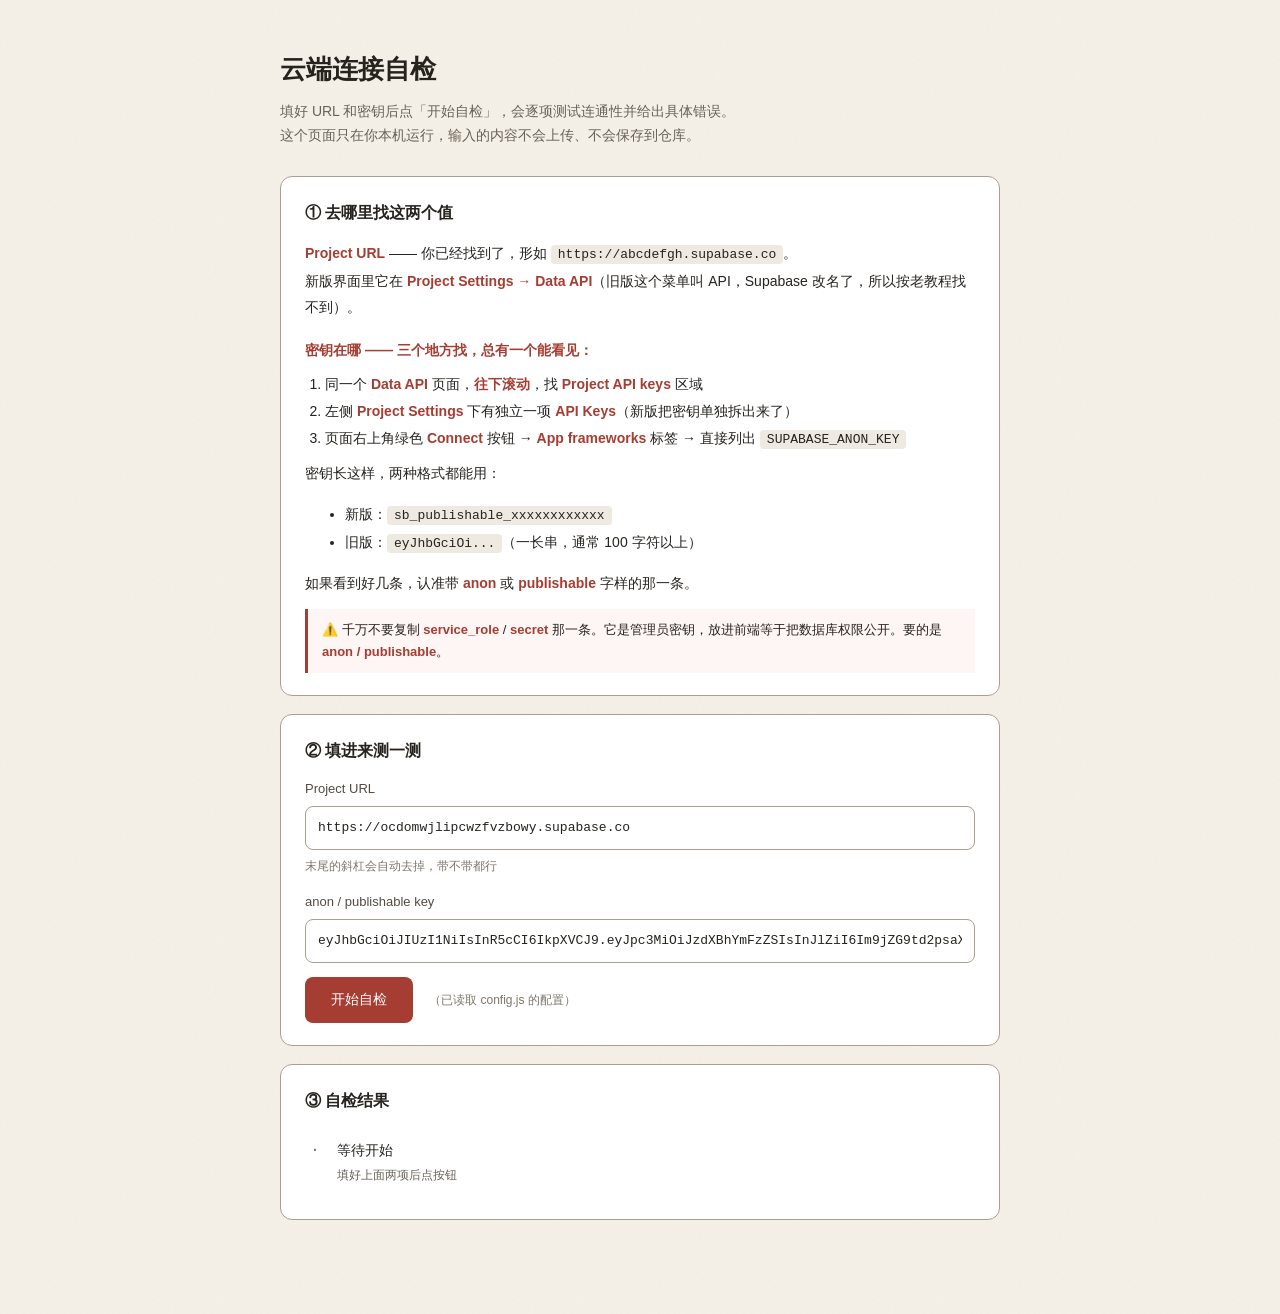
<file: debug.html>
<!DOCTYPE html>
<html lang="zh-CN">
<head>
<meta charset="UTF-8" />
<meta name="viewport" content="width=device-width, initial-scale=1" />
<meta name="robots" content="noindex,nofollow" />
<title>云端连接自检 · 诗意中国</title>
<link rel="icon" href="assets/favicon.svg" type="image/svg+xml" />
<link rel="stylesheet" href="assets/css/style.css?v=20260912g" />
<style>
  .dbg-wrap { max-width: 760px; margin: 0 auto; padding: 48px 20px 80px; }
  .dbg-h { font-size: 26px; margin: 0 0 8px; }
  .dbg-sub { color: var(--ink-500, #7a746a); font-size: 14px; margin: 0 0 28px; line-height: 1.7; }
  .dbg-card { background: #fff; border: 1px solid var(--ink-200, #d8d2c8);
              border-radius: 12px; padding: 22px 24px; margin-bottom: 18px; }
  .dbg-card h3 { font-size: 16px; margin: 0 0 14px; }
  .dbg-field { display: flex; flex-direction: column; gap: 6px; margin-bottom: 14px; }
  .dbg-field label { font-size: 13px; color: var(--ink-600, #6b655c); }
  .dbg-field input { padding: 10px 12px; border: 1px solid var(--ink-200, #d8d2c8);
                     border-radius: 8px; font-size: 13px; font-family: ui-monospace, Consolas, monospace; }
  .dbg-field input:focus { outline: none; border-color: var(--cinnabar, #9c3b2e); }
  .dbg-hint { font-size: 12px; color: var(--ink-400, #9a938a); }
  .dbg-btn { padding: 11px 26px; background: var(--cinnabar, #9c3b2e); color: #fff;
             border: none; border-radius: 8px; font-size: 14px; cursor: pointer; font-family: inherit; }
  .dbg-btn:hover { opacity: .88; }
  .dbg-step { display: flex; gap: 12px; padding: 11px 0; border-bottom: 1px dashed rgba(120,110,96,.2);
              font-size: 14px; align-items: flex-start; }
  .dbg-step:last-child { border-bottom: none; }
  .dbg-ico { flex: none; width: 20px; text-align: center; font-weight: 700; }
  .dbg-ok { color: #3d7a4e; } .dbg-no { color: var(--cinnabar, #9c3b2e); }
  .dbg-run { color: var(--ink-400, #9a938a); }
  .dbg-msg { color: var(--ink-500, #7a746a); font-size: 12px; margin-top: 3px;
             font-family: ui-monospace, Consolas, monospace; word-break: break-all; }
  .dbg-steps { counter-reset: s; }
  .dbg-where { font-size: 14px; line-height: 1.9; }
  .dbg-where b { color: var(--cinnabar, #9c3b2e); }
  .dbg-where ol { padding-left: 20px; margin: 8px 0; }
  code.dbg-code { background: var(--ink-100, #efeae1); padding: 2px 7px; border-radius: 4px;
                  font-size: 13px; word-break: break-all; }
  .dbg-warn { background: #fdf6f4; border-left: 3px solid var(--cinnabar, #9c3b2e);
              padding: 10px 14px; font-size: 13px; line-height: 1.7; margin-top: 12px; }
</style>
</head>
<body>
<div class="dbg-wrap">
  <h1 class="dbg-h serif">云端连接自检</h1>
  <p class="dbg-sub">
    填好 URL 和密钥后点「开始自检」，会逐项测试连通性并给出具体错误。<br />
    这个页面只在你本机运行，输入的内容不会上传、不会保存到仓库。
  </p>

  <div class="dbg-card">
    <h3>① 去哪里找这两个值</h3>
    <div class="dbg-where">
      <p><b>Project URL</b> —— 你已经找到了，形如 <code class="dbg-code">https://abcdefgh.supabase.co</code>。<br />
      新版界面里它在 <b>Project Settings → Data API</b>（旧版这个菜单叫 API，Supabase 改名了，所以按老教程找不到）。</p>

      <p style="margin-top:16px;"><b>密钥在哪 —— 三个地方找，总有一个能看见：</b></p>
      <ol style="padding-left:20px; line-height:1.9;">
        <li>同一个 <b>Data API</b> 页面，<b>往下滚动</b>，找 <b>Project API keys</b> 区域</li>
        <li>左侧 <b>Project Settings</b> 下有独立一项 <b>API Keys</b>（新版把密钥单独拆出来了）</li>
        <li>页面右上角绿色 <b>Connect</b> 按钮 → <b>App frameworks</b> 标签 → 直接列出 <code class="dbg-code">SUPABASE_ANON_KEY</code></li>
      </ol>
      <p>密钥长这样，两种格式都能用：</p>
      <ul>
        <li>新版：<code class="dbg-code">sb_publishable_xxxxxxxxxxxx</code></li>
        <li>旧版：<code class="dbg-code">eyJhbGciOi...</code>（一长串，通常 100 字符以上）</li>
      </ul>
      <p style="margin-top:10px;">如果看到好几条，认准带 <b>anon</b> 或 <b>publishable</b> 字样的那一条。</p>
      <div class="dbg-warn">
        ⚠️ 千万不要复制 <b>service_role</b> / <b>secret</b> 那一条。它是管理员密钥，放进前端等于把数据库权限公开。要的是 <b>anon / publishable</b>。
      </div>
    </div>
  </div>

  <div class="dbg-card">
    <h3>② 填进来测一测</h3>
    <div class="dbg-field">
      <label>Project URL</label>
      <input id="dbg-url" placeholder="https://abcdefgh.supabase.co" />
      <span class="dbg-hint">末尾的斜杠会自动去掉，带不带都行</span>
    </div>
    <div class="dbg-field">
      <label>anon / publishable key</label>
      <input id="dbg-key" placeholder="eyJhbGciOi... 或 sb_publishable_..." />
    </div>
    <button class="dbg-btn" id="dbg-run">开始自检</button>
    <span class="dbg-hint" style="margin-left:12px;" id="dbg-src"></span>
  </div>

  <div class="dbg-card dbg-steps" id="dbg-out">
    <h3>③ 自检结果</h3>
    <div class="dbg-step"><span class="dbg-ico dbg-run">·</span><div>等待开始<div class="dbg-msg">填好上面两项后点按钮</div></div></div>
  </div>
</div>

<script src="assets/js/config.js?v=20260912g"></script>
<script>
(function () {
  var $ = function (id) { return document.getElementById(id); };
  var out = $('dbg-out');

  /* 预填 config.js 里已配置的值 */
  var cfg = window.SHICI_CONFIG || {};
  if (cfg.supabaseUrl) { $('dbg-url').value = cfg.supabaseUrl; $('dbg-src').textContent = '（已读取 config.js 的配置）'; }
  if (cfg.supabaseAnonKey) { $('dbg-key').value = cfg.supabaseAnonKey; }

  function step(status, title, msg) {
    var ico = status === 'ok' ? '✓' : (status === 'no' ? '✗' : '·');
    var cls = status === 'ok' ? 'dbg-ok' : (status === 'no' ? 'dbg-no' : 'dbg-run');
    var el = document.createElement('div');
    el.className = 'dbg-step';
    el.innerHTML = '<span class="dbg-ico ' + cls + '">' + ico + '</span><div>' +
      title + (msg ? '<div class="dbg-msg">' + String(msg).replace(/</g, '&lt;') + '</div>' : '') + '</div>';
    out.appendChild(el);
  }
  function reset() { out.innerHTML = '<h3>③ 自检结果</h3>'; }

  function run() {
    reset();
    var url = ($('dbg-url').value || '').trim().replace(/\/+$/, '');
    var key = ($('dbg-key').value || '').trim();

    /* 1. URL 格式 */
    if (!/^https:\/\/[a-z0-9-]+\.supabase\.(co|in)$/.test(url)) {
      step('no', 'URL 格式不对',
        url ? '当前值：' + url + ' — 应该形如 https://abcdefgh.supabase.co，注意前面是 https://，末尾不要带 /' : '还没填 URL');
      return;
    }
    step('ok', 'URL 格式正确', url);

    /* 2. key 格式 */
    if (key.length < 40) { step('no', '密钥太短，多半没复制全', '当前长度 ' + key.length + '，正常应超过 100 字符'); return; }
    if (/service_role/i.test(key) || key.indexOf('sb_secret_') === 0) {
      step('no', '这是管理员密钥，不能用', '请换成 anon / publishable 那一条'); return;
    }
    step('ok', '密钥格式正确', key.slice(0, 12) + '…（长度 ' + key.length + '）');

    /* 3. 加载 SDK */
    step('run', '正在加载 Supabase SDK…');
    var s = document.createElement('script');
    s.src = 'https://cdn.jsdelivr.net/npm/@supabase/supabase-js@2.45.4/dist/umd/supabase.js';
    s.onload = function () { test(url, key); };
    s.onerror = function () {
      step('no', 'SDK 加载失败', '多半是网络问题（jsdelivr 被墙）。可改用 unpkg：告诉我，我换 CDN');
    };
    document.head.appendChild(s);
  }

  function test(url, key) {
    var c = window.supabase.createClient(url, key);
    var NIL = '00000000-0000-0000-0000-000000000000'; /* 不存在的 id，用于探测函数是否可调 */

    /* 4. 建表检查 */
    c.from('posts').select('id,title,author,status,likes,created_at,poem_id,kind,body,user_id').limit(1)
      .then(function (r) {
        if (r.error) {
          var m = r.error.message || '';
          if (/does not exist|relation/i.test(m)) {
            step('no', 'posts 表不存在', '建表 SQL 没执行成功。回 SQL Editor 重跑 supabase/schema.sql：' + m);
          } else if (/permission denied/i.test(m)) {
            step('no', '表在，但没有读权限', '缺 grant。请执行 schema.sql 第 2 段（授权）');
          } else {
            step('no', '读不到 posts 表', m + ' | code=' + (r.error.code || ''));
          }
          return null;
        }
        step('ok', 'posts 表可读（列齐全）');
        return c.from('comments').select('id,post_id,author,body,created_at,user_id').limit(1);
      })
      .then(function (r) {
        if (r === null) return null;
        if (r && r.error) { step('no', 'comments 表有问题', r.error.message); return null; }
        step('ok', 'comments 表可读');
        return c.rpc('increment_likes', { post_id: NIL });
      })
      .then(function (r) {
        if (r === null) return null;
        if (r && r.error && /function|does not exist|schema cache/i.test(r.error.message)) {
          /* 可能是旧版参数名，再试一次 */
          return c.rpc('increment_likes', { p_post_id: NIL }).then(function (r2) {
            if (r2 && r2.error) {
              step('no', '点赞函数 increment_likes 不可用', r2.error.message + ' — 请执行 schema.sql 第 4 段');
            } else {
              step('ok', '点赞函数可用（旧参数名）');
            }
            return 'done';
          });
        }
        if (r && r.error) { step('no', '点赞函数调用失败', r.error.message); return 'done'; }
        step('ok', '点赞函数可用');
        return 'done';
      })
      .then(function (x) { if (x === 'done') finish(url, key); });
  }

  function finish(url, key) {
    step('ok', '全部通过 — 可以填进 config.js 了',
      'supabaseUrl: "' + url + '"\nsupabaseAnonKey: "' + key.slice(0, 16) + '…"');
    var tip = document.createElement('div');
    tip.className = 'dbg-warn';
    tip.innerHTML = '把上面两项填进 <b>assets/js/config.js</b>，保存后重新打开社区页即可。' +
      '填完记得<b>提交推送</b>，线上才会生效。';
    out.appendChild(tip);
  }

  $('dbg-run').addEventListener('click', run);
})();
</script>
</body>
</html>
</file>
<file: assets/css/style.css>
/* ==========================================================
   诗韵中华 · 古诗词文化社区
   水墨淡雅设计系统 —— 全局样式
   ========================================================== */

:root {
  /* 色板 —— V3 规范 §3：宣纸更暖更亮、朱砂提亮、线条改半透明墨色 */
  --paper: #f6f1e7;          /* 宣纸底 */
  --paper-deep: #eee5d5;     /* 深一度宣纸（分区底） */
  --card: #fffdf8;           /* 卡片米白 */
  --sand: #f1ead9;           /* 次级填充 */
  --ink-900: #26231f;        /* 浓墨 */
  --ink-800: #332e28;
  --ink-700: #423b34;
  --ink-600: #544c43;
  --ink-500: #686157;        /* 规范 ink-soft */
  --ink-400: #7e766b;
  --ink-300: #91897d;        /* 规范 ink-light */
  --ink-200: #a99f92;
  --line: rgba(38, 35, 31, 0.12);
  --line-soft: rgba(38, 35, 31, 0.08);
  --line-input: rgba(38, 35, 31, 0.18);
  --chip: #ebe3d4;
  --cinnabar: #a63d32;       /* 朱砂 */
  --cinnabar-dark: #812e28;
  --white: #fffdf8;

  /* 阴影 —— 全部墨色调（rgba 38,35,31 系），绝不用纯黑；
   * xs 贴纸微浮 / sm 卡片常驻 / md 可点卡悬停 / btn 朱砂投影 */
  --shadow-xs: 0 1px 2px rgba(38, 35, 31, 0.04);
  --shadow-sm: 0 1px 2px rgba(38, 35, 31, 0.04), 0 6px 18px rgba(38, 35, 31, 0.05);
  --shadow-md: 0 2px 4px rgba(38, 35, 31, 0.05), 0 14px 32px rgba(38, 35, 31, 0.10);
  --shadow-btn: 0 1px 2px rgba(129, 46, 40, 0.30), 0 2px 8px rgba(38, 35, 31, 0.12);

  /* 字体 */
  --font-serif: "Noto Serif SC", "Source Han Serif SC", "Songti SC", STSong,
    "SimSun", "STZhongsong", serif;
  --font-sans: "Noto Sans SC", "PingFang SC", "Microsoft YaHei",
    "Hiragino Sans GB", "Helvetica Neue", Arial, sans-serif;

  --radius: 6px;
  --container: 1280px;
  --tabbar-h: 62px;
  /* 全面屏安全区：iPhone 底部横条 / 圆角。graceful fallback 到 0 */
  /* 桌面顶栏高 76；移动端 56 + 安全区，sticky 的 top 要跟得上，否则导航条会被顶栏压住 */
  --safe-bottom: env(safe-area-inset-bottom, 0px);
  --safe-top: env(safe-area-inset-top, 0px);
  --header-h: calc(76px + var(--safe-top));
}

*,
*::before,
*::after { box-sizing: border-box; }

html { scroll-behavior: smooth; }

body {
  margin: 0;
  /* §4 纸张质感：SVG 噪点直接烘进背景图（不透明度 0.05 内嵌在 SVG 里），
   * 「感觉得到纸、看不到纹理」——无额外 DOM、零层叠风险、零请求 */
  background: var(--paper) url("data:image/svg+xml,%3Csvg xmlns='http://www.w3.org/2000/svg' width='180' height='180'%3E%3Cfilter id='n'%3E%3CfeTurbulence type='fractalNoise' baseFrequency='0.85' numOctaves='2' stitchTiles='stitch'/%3E%3CfeColorMatrix type='saturate' values='0'/%3E%3C/filter%3E%3Crect width='180' height='180' filter='url(%23n)' opacity='0.05'/%3E%3C/svg%3E");
  color: var(--ink-900);
  font-family: var(--font-sans);
  font-size: 15px;
  line-height: 1.7;
  -webkit-font-smoothing: antialiased;
}

h1, h2, h3, h4 {
  font-family: var(--font-serif);
  margin: 0;
  color: var(--ink-900);
}

p { margin: 0; }

a { color: inherit; text-decoration: none; }

img { display: block; max-width: 100%; }

button { font: inherit; color: inherit; background: none; border: 0; cursor: pointer; }

input, textarea { font: inherit; color: inherit; }

::selection { background: rgba(166, 61, 50, .18); }

/* ---------- 布局容器 ---------- */
.container {
  width: 100%;
  max-width: var(--container);
  margin: 0 auto;
  padding: 0 80px;
}

.container--narrow { max-width: 1080px; }

/* ---------- 通用元素 ---------- */
.serif { font-family: var(--font-serif); }

.btn {
  display: inline-flex;
  align-items: center;
  justify-content: center;
  gap: 8px;
  padding: 13px 28px;
  border-radius: var(--radius);
  font-size: 15px;
  cursor: pointer;
  /* transform/box-shadow 进 transition：hover 上浮与 active 下压才有「按键感」 */
  transition: background .2s ease, color .2s ease, border-color .2s ease,
    box-shadow .2s ease, transform .15s ease;
  white-space: nowrap;
}
.btn:active { transform: translateY(1px); }
.btn--primary {
  background: var(--cinnabar);
  color: var(--card);
  box-shadow: var(--shadow-btn);
}
.btn--primary:hover {
  background: var(--cinnabar-dark);
  transform: translateY(-1px);
  box-shadow: 0 4px 12px rgba(129, 46, 40, 0.30), 0 2px 4px rgba(38, 35, 31, 0.10);
}
.btn--primary:active {
  transform: translateY(0);
  box-shadow: 0 1px 2px rgba(129, 46, 40, 0.28);
}
.btn--ghost {
  background: var(--card);
  border: 1px solid rgba(38, 35, 31, 0.16);   /* 墨线（旧硬编码 #d6cbb6） */
  color: var(--ink-600);
  box-shadow: var(--shadow-xs);
}
.btn--ghost:hover {
  border-color: var(--cinnabar);
  color: var(--cinnabar);
  background: rgba(166, 61, 50, 0.05);        /* 一层极淡朱砂，hover 更有回应 */
  transform: translateY(-1px);
  box-shadow: 0 3px 8px rgba(38, 35, 31, 0.08);
}
.btn--ghost:active { transform: translateY(0); box-shadow: none; }
.btn--lg { padding: 16px 38px; font-size: 16px; }
.btn--block { width: 100%; padding: 15px 20px; }

.chip {
  display: inline-flex;
  align-items: center;
  gap: 6px;
  padding: 6px 13px;
  border-radius: 2px;
  background: var(--chip);
  /* 印章感：一圈极细墨线，底色不至于糊进纸面 */
  box-shadow: inset 0 0 0 1px rgba(38, 35, 31, 0.07);
  font-size: 13px;
  color: var(--ink-600);
  white-space: nowrap;
}
.chip--active { background: var(--cinnabar); color: var(--card); }

.card {
  background: var(--card);
  border: 1px solid var(--line-soft);   /* 卡片自身有影后边框退半档，墨线留给分隔 */
  border-radius: var(--radius);
  /* 纸厚度：顶部 1px 内亮边（纸沿受光）+ 落在纸面上的极轻双影 */
  box-shadow: inset 0 1px 0 rgba(255, 255, 255, 0.65), var(--shadow-sm);
}

.divider { height: 1px; background: var(--line); }

.avatar {
  width: 40px;
  height: 40px;
  border-radius: 50%;
  background: #e2d7c0;
  display: inline-flex;
  align-items: center;
  justify-content: center;
  font-family: var(--font-serif);
  font-weight: 600;
  font-size: 17px;
  color: #7a6a52;
  flex: none;
}
.avatar--sm { width: 36px; height: 36px; font-size: 15px; }

/* 自定义头像：img 撑满圆形，overflow 裁掉方角 */
.avatar--img { overflow: hidden; padding: 0; background: var(--chip, #ebe3d4); }
.avatar--img img { width: 100%; height: 100%; object-fit: cover; display: block; }

/* --- 头像更换按钮（「我的」页） --- */
.avatar-btn {
  position: relative; flex: none; padding: 0; border: none; background: none;
  cursor: pointer; border-radius: 50%; line-height: 0;
}
.avatar-btn-mask {
  position: absolute; inset: 0; border-radius: 50%;
  display: flex; align-items: center; justify-content: center;
  background: rgba(0, 0, 0, .5); color: #fff; font-size: 12px;
  opacity: 0; transition: opacity .2s ease; line-height: 1;
}
.avatar-btn:hover .avatar-btn-mask,
.avatar-btn:focus-visible .avatar-btn-mask { opacity: 1; }
/* 键盘焦点可见（站点既有 :focus-visible 约定） */
.avatar-btn:focus-visible { outline: 2px solid var(--cinnabar, #a63d32); outline-offset: 2px; }

.me-account-ops { display: flex; gap: 10px; flex: none; }
.me-account-tip {
  font-size: 12px; color: var(--ink-400, #9a938a);
  margin: 12px 0 0; min-height: 1em;
}

.icon-btn {
  width: 22px;
  height: 22px;
  display: inline-flex;
  align-items: center;
  justify-content: center;
  /* 图标显式取色：SVG 用 currentColor 时依赖此处的 color。
     原来靠 SVG 内硬编码 stroke="#221E1A" 上色，抽成组件后统一走 currentColor，
     这里必须给出确定的颜色，否则会继承父级（可能是链接色）而不一致。 */
  color: var(--ink-900, #221e1a);
  cursor: pointer;
  background: none;
  border: 0;
  padding: 0;
  text-decoration: none;
}
.icon-btn:hover { color: var(--cinnabar); }

/* 显隐工具 */
.only-mobile { display: none !important; }

/* ---------- 顶部导航 ---------- */
.site-header {
  position: sticky;
  top: 0;
  z-index: 40;
  background: rgba(246, 241, 231, .94);   /* 统一纸色（原桌面/移动两处色值不一致） */
  backdrop-filter: blur(6px);
  border-bottom: 1px solid var(--line-soft);
  box-shadow: 0 2px 12px rgba(38, 35, 31, 0.04);
}

.header-inner {
  height: 76px;
  display: flex;
  align-items: center;
  justify-content: space-between;
  gap: 40px;
}

.brand { display: flex; align-items: center; gap: 11px; flex: none; }

.seal {
  width: 34px;
  height: 34px;
  border-radius: 4px;
  background: var(--cinnabar);
  color: var(--card);
  display: flex;
  align-items: center;
  justify-content: center;
  font-family: var(--font-serif);
  font-weight: 700;
  font-size: 20px;
}
.seal--lg { width: 38px; height: 38px; font-size: 22px; }

.brand-name {
  font-family: var(--font-serif);
  font-weight: 600;
  font-size: 19px;
  color: var(--ink-900);
}

.nav { display: flex; align-items: center; gap: 40px; }

.nav a {
  position: relative;
  font-family: var(--font-serif);
  font-size: 15px;
  color: var(--ink-600);
  padding-bottom: 7px;
}
.nav a:hover { color: var(--cinnabar); }
.nav a.is-active { color: var(--cinnabar); font-weight: 600; }
.nav a.is-active::after {
  content: "";
  position: absolute;
  left: 50%;
  bottom: 0;
  transform: translateX(-50%);
  width: 26px;
  height: 2px;
  background: var(--cinnabar);
}

.header-actions { display: flex; align-items: center; gap: 20px; flex: none; }

.search-pill {
  display: flex;
  align-items: center;
  gap: 10px;
  width: 380px;
  height: 42px;
  padding: 0 16px;
  border: 1px solid var(--line-input);
  border-radius: 21px;
  background: var(--white);
}
.search-pill input {
  flex: 1;
  border: 0;
  outline: none;
  background: transparent;
  font-size: 14px;
}
.search-pill input::placeholder { color: var(--ink-200); }

/* 移动端下拉菜单 */
.mobile-menu {
  display: none;
  border-top: 1px solid var(--line);
  background: var(--card);
}
.mobile-menu.is-open { display: block; }
.mobile-menu a {
  display: block;
  padding: 14px 20px;
  font-family: var(--font-serif);
  font-size: 16px;
  color: var(--ink-700);
  border-bottom: 1px solid var(--line-soft);
}
.mobile-menu a:last-child { border-bottom: 0; }
.mobile-menu a.is-active { color: var(--cinnabar); font-weight: 600; }

/* ---------- Hero（V3 模拟图：水墨通栏铺底、文字浮左） ---------- */
.hero { position: relative; overflow: hidden; }
.hero-bg {
  position: absolute;
  top: 0; right: 0;
  width: min(72%, 980px);
  height: 100%;
  object-fit: cover;
  object-position: right center;
  /* 左缘渐隐进宣纸底色，画与纸融为一体 */
  -webkit-mask-image: linear-gradient(to right, transparent 0%, #000 45%);
          mask-image: linear-gradient(to right, transparent 0%, #000 45%);
  opacity: .92;
  pointer-events: none;
}
/* 底缘也过渡一层纸色，衔接下一区块 */
.hero::after {
  content: '';
  position: absolute;
  left: 0; right: 0; bottom: 0;
  height: 90px;
  background: linear-gradient(to bottom, rgba(246, 241, 231, 0), var(--paper));
  pointer-events: none;
  z-index: 1;
}
.hero-inner {
  position: relative;
  z-index: 2;
  min-height: 540px;
  display: flex;
  align-items: center;
  padding-top: 48px;
  padding-bottom: 64px;
}

.hero-copy { display: flex; flex-direction: column; gap: 30px; }

.badge-pill {
  align-self: flex-start;
  display: inline-flex;
  align-items: center;
  gap: 9px;
  padding: 7px 14px;
  border-radius: 2px;
  background: var(--chip);
  font-size: 13px;
  color: var(--ink-600);
}
.badge-pill .dot {
  width: 6px; height: 6px; border-radius: 50%; background: var(--cinnabar);
}

.hero-title {
  font-size: 58px;
  line-height: 78px;
  font-weight: 700;
  letter-spacing: .01em;
}

.hero-sub { font-size: 17px; line-height: 32px; color: var(--ink-500); }

.cta-row { display: flex; gap: 16px; flex-wrap: wrap; }

/* V3 §9 Hero 搜索：输入框 + 主 CTA 一体，对齐模拟图（§8 首页先回答「今天读什么」） */
.hero-search {
  display: flex;
  align-items: stretch;
  gap: 10px;
  max-width: 460px;
}
.hero-search input {
  flex: 1;
  min-width: 0;
  height: 50px;
  padding: 0 18px;
  border: 1px solid var(--line-input);
  border-radius: var(--radius);
  background: var(--card);
  font-size: 15px;
  color: var(--ink-900);
  transition: border-color .2s ease;
}
.hero-search input::placeholder { color: var(--ink-300); }
.hero-search input:focus { outline: none; border-color: var(--cinnabar); }
.hero-search .btn { height: 50px; padding: 0 24px; }

@media (max-width: 640px) {
  .hero-search { max-width: none; }
  .hero-search .btn { padding: 0 18px; }
}

.trust-line { font-size: 13px; color: var(--ink-400); }

/* ---------- 功能快捷入口行（V3 模拟图：五项图标 + 标签 + 副注） ---------- */
.quick-nav {
  border-bottom: 1px solid var(--line);
  background: rgba(255, 253, 248, .6);
}
.quick-row {
  display: flex;
  align-items: stretch;
  justify-content: space-between;
  padding: 22px 0;
}
.quick-item {
  flex: 1;
  display: flex;
  flex-direction: column;
  align-items: center;
  gap: 7px;
  padding: 6px 12px;
  text-align: center;
  border-left: 1px solid var(--line-soft);
  border-radius: var(--radius);
  transition: background .2s ease, transform .2s ease;
}
.quick-item:first-child { border-left: 0; }
.quick-item:hover { background: rgba(166, 61, 50, .05); transform: translateY(-2px); }
.quick-icon {
  width: 44px;
  height: 44px;
  display: flex;
  align-items: center;
  justify-content: center;
  border-radius: 12px;
  background: rgba(166, 61, 50, .08);
  color: var(--cinnabar);
}
.quick-icon svg { width: 23px; height: 23px; }
.quick-label { font-family: var(--font-serif); font-weight: 600; font-size: 16px; color: var(--ink-900); }
.quick-desc { font-size: 12px; color: var(--ink-400); }
@media (max-width: 768px) {
  .quick-row { flex-wrap: wrap; gap: 4px; padding: 14px 0; }
  .quick-item { flex: 1 1 33%; border-left: 0; }
  .quick-desc { display: none; }
  .quick-icon { width: 38px; height: 38px; }
}

.floating-card {
  position: absolute;
  right: 0;
  top: 148px;
  width: 320px;
  padding: 26px 28px;
  background: var(--card);
  border-radius: var(--radius);
  box-shadow: var(--shadow-md);
  display: flex;
  flex-direction: column;
  gap: 14px;
}
.floating-card .tag { font-size: 12px; color: var(--cinnabar); font-weight: 500; }
.floating-card .title { font-family: var(--font-serif); font-weight: 600; font-size: 21px; }
.poem-lines { display: flex; flex-direction: column; gap: 8px; }
.poem-lines span {
  font-family: var(--font-serif);
  font-size: 16px;
  color: var(--ink-700);
}
.floating-card .author { font-size: 13px; color: var(--ink-400); }

/* ---------- 区块通用 ---------- */
.section { padding: 76px 0 88px; }

.section-head {
  display: flex;
  align-items: flex-end;
  justify-content: space-between;
  gap: 24px;
  margin-bottom: 34px;
}
.section-title { font-size: 34px; font-weight: 600; }
.section-sub { margin-top: 11px; font-size: 15px; color: var(--ink-500); }
.section-more { font-size: 14px; color: var(--cinnabar); flex: none; }

/* ---------- 今日精选 ---------- */
.featured-grid {
  display: grid;
  grid-template-columns: minmax(0, 760px) minmax(0, 1fr);
  gap: 24px;
}

.poem-feature {
  padding: 38px 42px;
  display: flex;
  flex-direction: column;
  gap: 18px;
}
.poem-feature .poem-title { font-size: 32px; font-weight: 600; }
.poem-feature .poem-author { font-size: 14px; color: var(--ink-400); }
.poem-body {
  font-family: var(--font-serif);
  font-size: 18px;
  line-height: 36px;
  color: var(--ink-800);
}
.poem-meta { display: flex; gap: 22px; flex-wrap: wrap; font-size: 13px; color: var(--ink-400); }

.side-column { display: flex; flex-direction: column; gap: 24px; }

.poem-mini { padding: 28px 30px; display: flex; flex-direction: column; gap: 12px; }
.poem-mini .poem-title { font-size: 21px; font-weight: 600; }
.poem-mini .poem-author { font-size: 13px; color: var(--ink-400); }
.poem-mini .poem-body { font-size: 15px; line-height: 30px; }
.poem-mini .poem-meta { font-size: 12px; color: var(--ink-300); gap: 0; }

/* ---------- 功能模块 bento ---------- */
.bento {
  display: grid;
  grid-template-columns: minmax(0, 620px) minmax(0, 1fr);
  gap: 24px;
}
.bento-side { display: flex; flex-direction: column; gap: 24px; }

.module-card { padding: 34px 36px; display: flex; flex-direction: column; gap: 18px; }
.module-card--sm { padding: 30px 32px; gap: 14px; }
.module-title { font-size: 26px; font-weight: 600; }
.module-title--sm { font-size: 23px; }
.module-desc { font-size: 15px; line-height: 28px; color: var(--ink-500); }

.tab-row { display: flex; gap: 8px; flex-wrap: wrap; }
.tab {
  padding: 8px 18px;
  border-radius: 2px;
  background: #efe9dc;
  font-size: 14px;
  color: var(--ink-600);
  cursor: pointer;
  transition: background .2s ease, color .2s ease, box-shadow .2s ease;
}
.tab:not(.tab--active):hover { background: #e7dfcd; color: var(--ink-800); }
.tab--active {
  background: var(--cinnabar);
  color: var(--card);
  font-weight: 500;
  box-shadow: 0 1px 3px rgba(129, 46, 40, 0.28);   /* 激活标签微微浮起 */
}

.preview-box {
  padding: 24px 26px;
  border-radius: 2px;
  background: var(--sand);
  display: flex;
  flex-direction: column;
  gap: 14px;
}
.preview-line { font-family: var(--font-serif); font-size: 17px; line-height: 30px; }
.preview-note { font-size: 14px; line-height: 26px; color: #7a6a52; }

.progress-track {
  height: 6px;
  border-radius: 3px;
  background: var(--line-soft);
  overflow: hidden;
}
.progress-fill { height: 100%; border-radius: 3px; background: var(--cinnabar); }
.progress-row { display: flex; flex-direction: column; gap: 10px; }
.progress-label { font-size: 13px; color: var(--ink-500); }

.feed-item {
  display: flex;
  gap: 13px;
  align-items: center;
  padding: 14px 16px;
  border-radius: 2px;
  background: var(--sand);
}
.feed-item .who { font-size: 12px; color: var(--ink-300); }
.feed-item .line { font-family: var(--font-serif); font-size: 15px; color: var(--ink-700); }

/* ---------- 数据条 ---------- */
.stats-band {
  background: var(--ink-900);
  padding: 56px 0;
}
.stats-inner {
  display: flex;
  align-items: center;
  justify-content: space-between;
  gap: 32px;
  flex-wrap: wrap;
}
.stat { display: flex; flex-direction: column; gap: 8px; }
.stat-num {
  font-family: var(--font-serif);
  font-weight: 600;
  font-size: 38px;
  color: var(--paper);
}
.stat-label { font-size: 13px; color: var(--ink-300); }

/* ---------- 结尾 CTA ---------- */
.cta-band {
  background: var(--chip);
  padding: 88px 0;
  text-align: center;
  display: flex;
  flex-direction: column;
  align-items: center;
  gap: 24px;
}
.cta-title { font-size: 36px; font-weight: 600; }
.cta-sub { font-size: 16px; color: var(--ink-500); }
.cta-note { font-size: 13px; color: var(--ink-400); }

/* ---------- 页脚 ---------- */
.site-footer { background: var(--ink-900); padding: 60px 0 40px; }
.footer-top {
  display: flex;
  justify-content: space-between;
  gap: 40px;
  flex-wrap: wrap;
  padding-bottom: 40px;
}
.footer-brand { display: flex; flex-direction: column; gap: 14px; max-width: 320px; }
.footer-brand .slogan { font-size: 13px; color: var(--ink-300); }
.footer-col { display: flex; flex-direction: column; gap: 14px; }
.footer-col h4 { font-size: 14px; font-weight: 500; color: var(--paper); font-family: var(--font-sans); }
.footer-col a { font-size: 13px; color: var(--ink-300); }
.footer-col a:hover { color: var(--paper); }
.footer-bottom { border-top: 1px solid #3a332c; padding-top: 28px; font-size: 12px; color: var(--ink-500); }

/* ---------- 注册 / 登录 ---------- */
.auth-page { display: grid; grid-template-columns: 640px minmax(0, 1fr); min-height: 100vh; }

.auth-side {
  padding: 56px 60px;
  background: linear-gradient(160deg, #2b2622 0%, #141110 100%);
  display: flex;
  flex-direction: column;
  justify-content: space-between;
  gap: 40px;
}
.auth-side .quote {
  font-family: var(--font-serif);
  font-weight: 600;
  font-size: 34px;
  line-height: 56px;
  color: var(--paper);
}
.auth-side .quote-from { font-size: 14px; color: var(--ink-300); }
.auth-side .rule { width: 60px; height: 1px; background: var(--ink-500); }
.auth-side .join { font-size: 15px; color: var(--line-soft); font-weight: 500; }
.auth-side .join-sub { font-size: 13px; color: var(--ink-300); }
.auth-side .brand-row { display: flex; align-items: center; gap: 11px; }
.auth-side .brand-row .brand-name { color: var(--paper); }

.auth-main {
  background: var(--card);
  display: flex;
  align-items: center;
  justify-content: center;
  padding: 72px 96px;
}
.auth-form-wrap { width: 100%; max-width: 420px; display: flex; flex-direction: column; gap: 18px; }

.auth-tabs { display: flex; gap: 32px; margin-bottom: 6px; }
.auth-tab {
  font-family: var(--font-serif);
  font-size: 17px;
  color: var(--ink-300);
  position: relative;
  padding-bottom: 8px;
}
.auth-tab.is-active { color: var(--cinnabar); font-weight: 600; }
.auth-tab.is-active::after {
  content: "";
  position: absolute;
  left: 0; bottom: 0;
  width: 30px; height: 2px;
  background: var(--cinnabar);
}

.field { display: flex; flex-direction: column; gap: 9px; }
.field label { font-size: 13px; color: var(--ink-600); }
.field input {
  height: 48px;
  padding: 0 16px;
  border: 1px solid var(--line-input);
  border-radius: var(--radius);
  background: var(--white);
  outline: none;
  font-size: 15px;
}
.field input::placeholder { color: var(--ink-200); }
.field input:focus { border-color: var(--cinnabar); }

.form-title { font-size: 27px; font-weight: 600; }
.form-sub { font-size: 14px; color: var(--ink-500); margin-top: 6px; }

.agree-row { display: flex; align-items: center; gap: 9px; font-size: 12px; color: var(--ink-500); }
.checkbox {
  width: 16px; height: 16px;
  border-radius: 3px;
  background: var(--cinnabar);
  display: inline-flex;
  align-items: center;
  justify-content: center;
  flex: none;
}

.oauth-row { display: flex; gap: 12px; }
.oauth-btn {
  flex: 1;
  display: flex;
  align-items: center;
  justify-content: center;
  padding: 12px 20px;
  border: 1px solid var(--line-input);
  border-radius: var(--radius);
  background: var(--white);
  font-size: 14px;
  color: var(--ink-600);
}
.oauth-btn:hover { border-color: var(--cinnabar); color: var(--cinnabar); }

.switch-row { display: flex; justify-content: center; gap: 6px; font-size: 13px; color: var(--ink-500); }
.switch-row a { color: var(--cinnabar); font-weight: 500; }
/* 「忘记密码」这类链状按钮：视觉是链接，语义是 button（键盘可达，PRD 第二十八条） */
.linklike { background: none; border: 0; padding: 0; font: inherit; font-size: 13px; color: var(--cinnabar); font-weight: 500; cursor: pointer; }
.linklike:hover { text-decoration: underline; }

/* ---------- 社区广场 ---------- */
.page-body {
  display: grid;
  grid-template-columns: 240px minmax(0, 1fr) 300px;
  gap: 28px;
  padding: 32px 0 64px;
}
/* 两栏版式（诗词库） */
.page-body--two { grid-template-columns: 240px minmax(0, 1fr); }

.side-card { padding: 18px 20px; display: flex; flex-direction: column; gap: 4px; }
.side-card + .side-card { margin-top: 22px; }
.side-card h4 { font-size: 12px; font-family: var(--font-sans); font-weight: 400; color: var(--ink-300); margin-bottom: 8px; }
.side-item {
  padding: 10px 14px;
  border-radius: 2px;
  font-family: var(--font-serif);
  font-size: 15px;
  color: var(--ink-600);
}
.side-item.is-active { background: var(--chip); color: var(--cinnabar); font-weight: 600; }
.side-item:hover { background: var(--sand); }

.chip-wrap { display: flex; flex-wrap: wrap; gap: 8px; }
.chip-wrap .chip { cursor: pointer; }
.chip-scroller { display: none; }

.filter-bar {
  display: flex;
  align-items: center;
  justify-content: space-between;
  gap: 20px;
  padding-bottom: 14px;
}
.sort-tabs { display: flex; gap: 26px; }
.sort-tab {
  font-family: var(--font-serif);
  font-size: 16px;
  color: var(--ink-400);
}
.sort-tab.is-active { color: var(--cinnabar); font-weight: 600; }
.result-count { font-size: 13px; color: var(--ink-300); }

.post-card { padding: 22px 24px; display: flex; flex-direction: column; gap: 13px; }
.post-head { display: flex; align-items: center; gap: 12px; }
.post-head .who { font-size: 14px; color: var(--ink-500); }
.post-title { font-size: 21px; font-weight: 600; }
.post-foot { font-size: 13px; color: var(--ink-300); }

/* 入口按钮（首页模块卡「去检索/去上课/去闯关/去看看」、每日推荐「去读这首」、
 * 课堂页上一首/下一首）。
 * 旧版白底细边框像输入框；重做为有体积感的按钮：
 * 微渐变纸面 + 墨线描边 + 顶部受光亮边 + 轻影，hover 朱砂描边并上浮，按下回落。 */
.more-btn {
  display: flex;
  align-items: center;
  justify-content: center;
  width: 100%;
  min-height: 50px;
  padding: 12px 22px;
  border: 1px solid rgba(38, 35, 31, 0.18);
  border-radius: var(--radius);
  /* 一层极淡的纵向纸面渐变，摆脱输入框的平板白 */
  background: linear-gradient(180deg, #fffdf8 0%, #faf4e8 100%);
  font-size: 15px;
  font-weight: 500;
  letter-spacing: 1px;
  color: var(--ink-700);
  cursor: pointer;
  box-shadow: inset 0 1px 0 rgba(255, 255, 255, 0.65), var(--shadow-xs);
  transition: border-color .2s ease, background .2s ease, color .2s ease,
    box-shadow .2s ease, transform .15s ease;
}
.more-btn:hover {
  border-color: var(--cinnabar);
  background: linear-gradient(180deg, #fffdf8 0%, #fbf1ec 100%);
  color: var(--cinnabar);
  transform: translateY(-1px);
  box-shadow: inset 0 1px 0 rgba(255, 255, 255, 0.65), 0 4px 12px rgba(38, 35, 31, 0.10);
}
.more-btn:active {
  transform: translateY(0);
  box-shadow: inset 0 1px 0 rgba(255, 255, 255, 0.65), var(--shadow-xs);
}
/* 首页模块卡：整卡可点，鼠标落在卡上任意处按钮就点亮（联动回应） */
.module-card { transition: transform .2s ease, box-shadow .2s ease, border-color .2s ease; }
.module-card:hover {
  transform: translateY(-2px);
  box-shadow: var(--shadow-md);
  border-color: rgba(38, 35, 31, 0.18);
}
.module-card:hover .more-btn {
  border-color: var(--cinnabar);
  color: var(--cinnabar);
  background: linear-gradient(180deg, #fffdf8 0%, #fbf1ec 100%);
}

.rank-row {
  display: flex;
  align-items: center;
  justify-content: space-between;
  font-size: 14px;
  color: var(--ink-700);
}
.rank-row span:last-child { font-size: 13px; color: var(--ink-300); font-family: var(--font-sans); }

/* ---------- 诗词库 ---------- */
.page-head { padding: 42px 0 34px; display: flex; flex-direction: column; gap: 20px; }
.page-head-top {
  display: flex;
  align-items: center;
  justify-content: space-between;
  gap: 24px;
  flex-wrap: wrap;
}
.page-title { font-size: 34px; font-weight: 600; }
.page-subtitle { margin-top: 10px; font-size: 15px; color: var(--ink-500); }

.progress-pill {
  display: flex;
  align-items: center;
  gap: 14px;
  padding: 12px 18px;
  border: 1px solid var(--line);
  border-radius: var(--radius);
  background: var(--card);
  font-size: 14px;
  color: var(--ink-600);
}
.progress-pill .progress-track { width: 96px; }

.search-row { display: flex; gap: 12px; }
.search-big {
  display: flex;
  align-items: center;
  gap: 12px;
  width: 760px;
  max-width: 100%;
  height: 54px;
  padding: 0 20px;
  border: 1px solid var(--line-input);
  border-radius: var(--radius);
  background: var(--white);
}
.search-big input {
  flex: 1;
  border: 0;
  outline: none;
  background: transparent;
  font-size: 16px;
}
.search-big input::placeholder { color: var(--ink-200); }
.btn-search {
  width: 130px;
  height: 54px;
  border-radius: var(--radius);
  background: var(--cinnabar);
  color: var(--card);
  font-size: 16px;
  font-weight: 500;
}
.btn-search:hover { background: var(--cinnabar-dark); }

.hot-row { display: flex; align-items: center; gap: 9px; flex-wrap: wrap; }
.hot-row .label { font-size: 13px; color: var(--ink-300); }

/* 诗词库：最近搜索行
 * 与热门检索同构，但 chip 做成空心（热门是实心）以示区分：
 * 实心 = 站方推荐，空心 = 你自己的记录 */
.history-row { margin-bottom: 10px; }
.history-row .chip {
  background: transparent;
  border: 1px solid var(--line-input);
  cursor: pointer;
  transition: border-color .2s ease, color .2s ease;
}
.history-row .chip:hover { border-color: var(--cinnabar); color: var(--cinnabar); }
.history-clear {
  font-size: 12px;
  color: var(--ink-300);
  text-decoration: none;
  margin-left: auto;
}
.history-clear:hover { color: var(--cinnabar); }

.poem-row {
  display: flex;
  align-items: center;
  gap: 18px;
  padding: 20px 22px;
  background: var(--card);
  border: 1px solid var(--line);
  border-radius: var(--radius);
  transition: border-color .2s ease;
}
.poem-row:hover { border-color: #cdbf9f; }

/* V3 封面：列表行首竖版水墨小画（AI 生成，§37 版权安全；loading=lazy，§42） */
.poem-row-cover {
  width: 88px;
  height: 117px;
  flex: none;
  border-radius: var(--radius);
  border: 1px solid var(--line);
  object-fit: cover;
  background: var(--sand);
}
@media (max-width: 640px) {
  /* 窄屏收窄封面；体裁信息作者行里已有（· 七言绝句），徽标让位 */
  .poem-row-cover { width: 64px; height: 85px; }
  .poem-row .genre-badge { display: none; }
  .poem-row { padding: 14px 16px; gap: 14px; }
}

.genre-badge {
  width: 46px;
  height: 46px;
  flex: none;
  border: 1px solid rgba(38, 35, 31, 0.14);
  border-radius: var(--radius);
  background: var(--sand);
  display: flex;
  align-items: center;
  justify-content: center;
  font-family: var(--font-serif);
  font-weight: 600;
  font-size: 18px;
  color: var(--cinnabar);
}

.poem-row-main { flex: 1; display: flex; flex-direction: column; gap: 7px; min-width: 0; }
.poem-row-title { font-family: var(--font-serif); font-weight: 600; font-size: 20px; }
.poem-row-author { font-size: 13px; color: var(--ink-400); }
.poem-row-line { font-family: var(--font-serif); font-size: 15px; line-height: 26px; color: var(--ink-700); }
.poem-row-meta { font-size: 12px; color: var(--ink-300); }
.poem-row-action { font-size: 14px; color: var(--ink-400); flex: none; }
.poem-row-action strong { color: var(--cinnabar); font-weight: 500; }

.pagination {
  display: flex;
  align-items: center;
  justify-content: center;
  gap: 10px;
  padding: 30px 0 8px;
}
.page-num {
  width: 38px;
  height: 38px;
  display: flex;
  align-items: center;
  justify-content: center;
  border-radius: var(--radius);
  border: 1px solid var(--line-input);
  background: var(--card);
  font-size: 14px;
  color: var(--ink-600);
}
.page-num.is-active { background: var(--cinnabar); border-color: var(--cinnabar); color: var(--card); }
.pagination .nav-text { font-size: 14px; color: var(--ink-300); }
.pagination .nav-text.next { color: var(--ink-600); }

.empty-state {
  padding: 60px 0;
  text-align: center;
  color: var(--ink-400);
  font-family: var(--font-serif);
  font-size: 16px;
}

/* ---------- 底部 Tab（移动端） ---------- */
.tabbar {
  display: none;
  position: fixed;
  left: 0; right: 0; bottom: 0;
  z-index: 50;
  height: calc(var(--tabbar-h) + var(--safe-bottom));
  padding: 10px 12px calc(10px + var(--safe-bottom));
  background: var(--card);
  border-top: 1px solid var(--line);
  box-shadow: 0 -4px 16px rgba(38, 35, 31, 0.06);
}
.tabbar-inner {
  display: flex;
  align-items: center;
  justify-content: space-between;
}
.tab-item {
  display: flex;
  flex-direction: column;
  align-items: center;
  gap: 4px;
  font-size: 11px;
  color: var(--ink-400);
}
.tab-item.is-active { color: var(--cinnabar); font-weight: 500; }

/* ---------- 响应式：平板 ---------- */
@media (max-width: 1180px) {
  .container { padding: 0 40px; }
  .floating-card { position: static; width: 100%; max-width: 420px; box-shadow: none; border: 1px solid var(--line); }
  .featured-grid, .bento { grid-template-columns: 1fr; }
  .page-body { grid-template-columns: 220px minmax(0, 1fr); }
  .page-body > :last-child { display: none; }
  .page-body--two { grid-template-columns: 220px minmax(0, 1fr); }
  .page-body--two > :last-child { display: block; }
  .auth-page { grid-template-columns: 420px minmax(0, 1fr); }
  .auth-main { padding: 56px 48px; }
  .search-pill { width: 260px; }
}

/* ---------- 响应式：手机 ---------- */
@media (max-width: 768px) {
  .container { padding: 0 20px; }
  /* 底部留白 = tabbar 高度 + 安全区，否则最后一行内容会被 tabbar 压住 */
  body { padding-bottom: calc(var(--tabbar-h) + var(--safe-bottom)); }
  /* 顶栏避让刘海 / 灵动岛 */
  .site-header { padding-top: var(--safe-top); }

  .only-desktop { display: none !important; }
  .only-mobile { display: inline-flex !important; }
  .tabbar { display: block; }

  .header-inner { height: 56px; gap: 12px; }
  .site-header { background: rgba(246, 241, 231, .96); }
  .header-actions .btn { padding: 8px 16px; font-size: 14px; }

  .hero-inner { min-height: 0; padding-top: 20px; padding-bottom: 44px; }
  .hero-bg { width: 100%; opacity: .4; -webkit-mask-image: linear-gradient(to bottom, transparent 0%, #000 55%); mask-image: linear-gradient(to bottom, transparent 0%, #000 55%); }
  .hero-copy { gap: 16px; }
  .hero-title { font-size: 33px; line-height: 48px; }
  .hero-sub { font-size: 14px; line-height: 26px; }

  .section { padding: 26px 0 32px; }
  .section-head { flex-direction: column; align-items: flex-start; gap: 10px; margin-bottom: 18px; }
  .section-title { font-size: 22px; }
  .section-sub { font-size: 13px; }

  .poem-feature { padding: 22px 20px; gap: 14px; }
  .poem-feature .poem-title { font-size: 24px; }
  .poem-body { font-size: 16px; line-height: 32px; }
  .poem-mini { padding: 20px; }

  .module-card { padding: 20px; gap: 14px; }
  .module-title { font-size: 20px; }
  .module-desc { font-size: 14px; line-height: 26px; }

  .stats-band { padding: 30px 0; }
  .stats-inner { display: grid; grid-template-columns: 1fr 1fr; gap: 22px; }
  .stat-num { font-size: 26px; }

  .cta-band { padding: 44px 0; }
  .cta-title { font-size: 24px; }
  .cta-sub { font-size: 14px; }

  .site-footer { padding: 36px 0 28px; }
  .footer-top { gap: 24px; }
  .footer-col { min-width: 120px; }

  /* 社区 / 诗词库 */
  .page-body { grid-template-columns: 1fr; padding: 0 0 24px; gap: 0; }
  .page-body .filter-col { display: none; }
  .page-head { padding: 16px 0 12px; gap: 14px; }
  .page-title { font-size: 24px; }
  .page-subtitle { font-size: 13px; }
  .search-big { height: 44px; border-radius: 22px; }
  .search-big input { font-size: 14px; }
  .btn-search { width: 72px; height: 44px; border-radius: 22px; font-size: 14px; }

  .chip-scroller {
    display: flex;
    gap: 8px;
    overflow-x: auto;
    padding: 0 20px 12px;
    margin: 0 -20px;
    scrollbar-width: none;
  }
  .chip-scroller::-webkit-scrollbar { display: none; }

  .post-card { border: 0; border-radius: 0; padding: 18px 20px; gap: 11px; }
  .post-card + .post-card { margin-top: 8px; }
  .post-title { font-size: 19px; }
  .filter-bar { padding: 0 20px 12px; margin: 0 -20px; }
  .sort-tabs { gap: 22px; }
  .sort-tab { font-size: 15px; }

  .poem-row { padding: 16px 20px; gap: 14px; border: 0; }
  .poem-row + .poem-row { margin-top: 8px; }
  .genre-badge { width: 40px; height: 40px; font-size: 16px; }
  .poem-row-title { font-size: 18px; }
  .poem-row-line { font-size: 14px; line-height: 24px; }
  .poem-row-action { display: none; }

  /* 注册 / 登录 */
  .auth-page { grid-template-columns: 1fr; min-height: auto; }
  .auth-side { display: none; }
  .auth-main { padding: 32px 20px 48px; align-items: flex-start; }
}

/* ---------- 补充：社区发布 / 登录页 ---------- */
body[data-page="auth"] { padding-bottom: 0; }
body[data-page="auth"] .tabbar { display: none; }

.compose-card { padding: 22px 24px; display: flex; flex-direction: column; gap: 14px; margin-bottom: 16px; }
.compose-card[hidden] { display: none; }
.compose-card h3 { font-size: 18px; font-weight: 600; }
.compose-card input,
.compose-card textarea {
  width: 100%;
  padding: 12px 14px;
  border: 1px solid var(--line-input);
  border-radius: var(--radius);
  background: var(--white);
  outline: none;
  font-size: 15px;
}
.compose-card textarea {
  min-height: 120px;
  resize: vertical;
  font-family: var(--font-serif);
  line-height: 28px;
}
.compose-card input:focus,
.compose-card textarea:focus { border-color: var(--cinnabar); }
.compose-foot { display: flex; align-items: center; justify-content: space-between; gap: 16px; flex-wrap: wrap; }
.compose-hint { font-size: 12px; color: var(--ink-300); }

.form-hint {
  min-height: 18px;
  font-size: 13px;
  color: var(--cinnabar);
  text-align: center;
}

/* ---------- 诗词学习详情页 ---------- */
.verse-list { display: flex; flex-direction: column; gap: 4px; }
.verse-row {
  padding: 12px 14px;
  border-radius: 2px;
  cursor: pointer;
  display: flex;
  flex-direction: column;
  gap: 8px;
  transition: background .2s ease;
  /* 星标按钮绝对定位到右侧，故这里作为定位参照 */
  position: relative;
  /* 给星标留出位置，长句换行时不会压到按钮 */
  padding-right: 48px;
}
.verse-row:hover { background: var(--sand); }
.verse-row.is-active { background: var(--sand); }
.verse-text {
  font-family: var(--font-serif);
  font-size: 20px;
  line-height: 40px;
  color: var(--ink-800);
}
.verse-row.is-active .verse-text { font-weight: 600; color: var(--ink-900); }
.verse-note {
  font-size: 14px;
  line-height: 26px;
  color: #7a6a52;
  display: none;
}
.verse-row.is-active .verse-note { display: block; }

/* ---------- 第 1 步「读原文」的就地名句标记 ----------
 * 星标是图标按钮，视觉上要轻 —— 它是个随手动作，不该抢原文的注意力。
 * 未标记时是空心灰星（几乎是背景的一部分），标记后变朱红实心，
 * 同时句子左侧出现一条朱红竖线，形成「一眼扫过去能看出标了哪几句」。 */
.verse-pick {
  position: absolute;
  right: 8px;
  top: 14px;
  width: 32px;
  height: 32px;
  display: flex;
  align-items: center;
  justify-content: center;
  border: 0;
  background: transparent;
  border-radius: 50%;
  cursor: pointer;
  font-size: 17px;
  line-height: 1;
  color: #cdbfa8;                 /* 未标记：淡到接近背景，不干扰阅读 */
  transition: color .18s ease, background .18s ease, transform .18s ease;
}
.verse-row:hover .verse-pick { color: #a8987c; }
.verse-pick:hover { background: rgba(166, 61, 50, .08); color: var(--cinnabar, #a63d32); }
.verse-pick[aria-pressed="true"] {
  color: var(--cinnabar, #a63d32);
  text-shadow: 0 0 1px rgba(166, 61, 50, .35);
}
.verse-pick:active { transform: scale(.9); }
/* 键盘可达：鼠标点击不显示焦点环，Tab 导航必须显示（PRD 第二十八条） */
.verse-pick:focus-visible {
  outline: 2px solid var(--cinnabar, #a63d32);
  outline-offset: 2px;
}
/* 已标记的句子：左侧朱红竖线 + 句色加深 */
.verse-row.is-picked { background: rgba(166, 61, 50, .035); }
.verse-row.is-picked::before {
  content: "";
  position: absolute;
  left: 0;
  top: 12px;
  bottom: 12px;
  width: 3px;
  border-radius: 2px;
  background: var(--cinnabar, #a63d32);
}
.verse-row.is-picked .verse-text { color: var(--cinnabar, #a63d32); }
.verse-pick-hint {
  margin: 16px 2px 0;
  font-size: 13px;
  line-height: 1.7;
  color: var(--ink-500, #6b6355);
}
@media (prefers-reduced-motion: reduce) {
  .verse-pick { transition: none; }
  .verse-pick:active { transform: none; }
}
@media (max-width: 768px) {
  /* 窄屏：星标缩小，右内边距同步收窄，避免原文可用宽度被吃掉 */
  .verse-row { padding-right: 40px; }
  .verse-pick { width: 28px; height: 28px; right: 6px; top: 15px; font-size: 16px; }
}

/* ---------- 精编专题（课堂页入口） ---------- */
.topics-section { padding: 8px 0 32px; }
.topics-head { margin-bottom: 20px; }
.topics-title {
  font-family: var(--font-serif);
  font-size: 26px;
  font-weight: 600;
  color: var(--ink-900);
  margin: 0 0 8px;
  letter-spacing: 1px;
}
.topics-desc { font-size: 14px; line-height: 1.8; color: var(--ink-500); margin: 0; }

.topic-grid { display: flex; flex-direction: column; gap: 34px; }

/* 分组：按主题 / 按诗人 / 按朝代 */
.topic-group-head {
  display: flex;
  align-items: baseline;
  gap: 10px;
  margin-bottom: 4px;
}
.topic-group-title {
  font-family: var(--font-serif);
  font-size: 19px;
  font-weight: 600;
  color: var(--ink-800);
  margin: 0;
  letter-spacing: 1px;
}
.topic-group-count { font-size: 12px; color: var(--ink-300); }
.topic-group-desc { font-size: 13px; color: var(--ink-400); margin: 0 0 14px; }
.topic-group-grid {
  display: grid;
  grid-template-columns: repeat(auto-fill, minmax(260px, 1fr));
  gap: 16px;
}
.topic-card {
  display: flex;
  flex-direction: column;
  gap: 6px;
  align-items: flex-start;
  text-align: left;
  padding: 20px 22px;
  background: var(--card);
  border: 1px solid var(--line-soft);
  border-radius: var(--radius);
  box-shadow: var(--shadow-sm);
  cursor: pointer;
  font-family: inherit;
  transition: border-color 0.18s ease, box-shadow 0.18s ease, transform 0.18s ease;
}
.topic-card:hover {
  border-color: var(--ink-300);
  box-shadow: var(--shadow-md);
  transform: translateY(-1px);
}
.topic-card:focus-visible {
  outline: 2px solid var(--cinnabar);
  outline-offset: 2px;
}
.topic-card-name {
  font-family: var(--font-serif);
  font-size: 19px;
  font-weight: 600;
  color: var(--ink-900);
  letter-spacing: 0.5px;
}
.topic-card-from { font-size: 12px; color: var(--ink-400); }

/* V3 模拟图：课程卡横排封面（AI 生成水墨，按课程序稳定分配） */
.topic-card--cover {
  display: grid;
  grid-template-columns: 96px minmax(0, 1fr);
  grid-template-areas:
    "img name"
    "img basis"
    "img count";
  align-items: center;
  column-gap: 16px;
  row-gap: 4px;
  padding: 14px 18px 14px 14px;
}
.topic-card--cover .topic-card-img {
  grid-area: img;
  width: 96px;
  height: 128px;
  object-fit: cover;
  border-radius: var(--radius);
  border: 1px solid var(--line);
  background: var(--sand);
}
.topic-card--cover .topic-card-name { grid-area: name; font-size: 17px; }
.topic-card--cover .topic-card-basis { grid-area: basis; font-size: 12px; color: var(--ink-400); }
.topic-card--cover .topic-card-count { grid-area: count; font-size: 12px; color: var(--cinnabar); }
@media (max-width: 640px) {
  .topic-card--cover { grid-template-columns: 72px minmax(0, 1fr); }
  .topic-card--cover .topic-card-img { width: 72px; height: 96px; }
}
/* 口径行：说清这 20 首是怎么来的（PRD 第四十条） */
.topic-card-basis { font-size: 12px; line-height: 1.7; color: var(--ink-300); }
.topic-card-count {
  margin-top: 4px;
  font-size: 12px;
  color: var(--cinnabar);
  font-weight: 500;
}

.topic-detail { padding: 8px 0 40px; }
.topic-detail-head {
  display: flex;
  align-items: flex-start;
  gap: 16px;
  margin-bottom: 22px;
}
.topic-detail-title {
  font-family: var(--font-serif);
  font-size: 24px;
  font-weight: 600;
  color: var(--ink-900);
  margin: 0 0 8px;
  letter-spacing: 1px;
}
.topic-detail-meta { font-size: 13px; line-height: 1.8; color: var(--ink-400); margin: 0; }
.topic-detail-source { font-size: 13px; color: var(--ink-400); margin: 18px 0 0; }
.topic-detail-source a { color: var(--cinnabar); }

.topic-poem-list { list-style: none; margin: 0; padding: 0; }
.topic-poem-item { border-bottom: 1px solid var(--line-soft); }
.topic-poem-link {
  display: flex;
  align-items: baseline;
  justify-content: space-between;
  gap: 16px;
  padding: 15px 8px;
  text-decoration: none;
  transition: background 0.15s ease;
}
.topic-poem-link:hover { background: var(--sand); }
.topic-poem-link:focus-visible {
  outline: 2px solid var(--cinnabar);
  outline-offset: -2px;
}
.topic-poem-title {
  font-family: var(--font-serif);
  font-size: 16px;
  color: var(--ink-900);
}
.topic-poem-author { font-size: 13px; color: var(--ink-400); white-space: nowrap; }

/* 课次已学状态（复用打卡存储 shici_learned，只做视觉弱化 + 徽章，不改链接行为） */
.topic-poem-link.lesson-learned .topic-poem-title { color: var(--ink-400); }
.lesson-badge {
  font-size: 12px;
  line-height: 1;
  color: var(--ink-300);
  border: 1px solid var(--line-soft);
  border-radius: 999px;
  padding: 4px 10px;
  white-space: nowrap;
  flex-shrink: 0;
}
#course-progress { margin: 0 0 10px; }
@media (max-width: 768px) {
  .lesson-badge { display: none; }
}

.btn--sm { padding: 6px 12px; font-size: 13px; }

@media (prefers-reduced-motion: reduce) {
  .topic-card { transition: none; }
  .topic-card:hover { transform: none; }
}
@media (max-width: 768px) {
  .topics-title { font-size: 22px; }
  .topic-grid { gap: 26px; }
  .topic-group-grid { grid-template-columns: 1fr; gap: 12px; }
  .topic-card { padding: 17px 18px; }
  .topic-detail-head { flex-direction: column; gap: 12px; }
  /* 窄屏诗句行：标题与作者改为上下排，避免长标题被挤压换行错乱 */
  .topic-poem-link { flex-direction: column; align-items: flex-start; gap: 4px; padding: 13px 4px; }
}

.note-list { display: flex; flex-direction: column; gap: 14px; }
.note-item { display: flex; flex-direction: column; gap: 6px; }
.note-item dt { font-family: var(--font-serif); font-size: 17px; color: var(--ink-900); }
.note-item dd { margin: 0; font-size: 14px; line-height: 26px; color: var(--ink-500); }

.panel[hidden] { display: none; }

.study-nav {
  display: flex;
  align-items: center;
  justify-content: space-between;
  gap: 16px;
  padding: 18px 4px 4px;
  font-size: 14px;
}
.study-nav .prev { color: var(--ink-400); }
.study-nav .next { color: var(--cinnabar); font-weight: 500; }

/* ---------- 挑战闯关 ---------- */
.mode-card { padding: 18px 20px; display: flex; flex-direction: column; gap: 6px; cursor: pointer; }
.mode-card h3 { font-size: 17px; font-weight: 600; color: var(--ink-900); }
.mode-card p { font-size: 13px; color: var(--ink-500); }
.mode-card .meta { font-size: 12px; color: var(--ink-300); }
.mode-card.is-active { border-color: var(--cinnabar); }
.mode-card.is-active h3 { color: var(--cinnabar); }

.quiz-stem {
  font-family: var(--font-serif);
  font-weight: 600;
  font-size: 28px;
  line-height: 46px;
  color: var(--ink-900);
}

.option {
  display: flex;
  align-items: center;
  justify-content: space-between;
  gap: 14px;
  padding: 15px 20px;
  border: 1px solid var(--line-input);
  border-radius: var(--radius);
  background: var(--card);
  font-family: var(--font-serif);
  font-size: 18px;
  color: var(--ink-700);
  cursor: pointer;
  box-shadow: var(--shadow-xs);
  transition: border-color .2s ease, background .2s ease, color .2s ease,
    box-shadow .2s ease, transform .15s ease;
}
.option:hover {
  border-color: var(--cinnabar);
  color: var(--cinnabar-dark);
  transform: translateY(-1px);
  box-shadow: 0 3px 8px rgba(38, 35, 31, 0.08);
}
.option:active { transform: translateY(0); box-shadow: var(--shadow-xs); }
.option .mark { font-family: var(--font-sans); font-weight: 700; font-size: 16px; }
.option.is-correct { border-color: var(--cinnabar); background: var(--sand); color: var(--cinnabar); font-weight: 600; }
.option.is-wrong { border-color: #c9a09a; background: #fbf1ef; color: #a4503f; }
.option[disabled] { cursor: default; }

.level-row {
  display: flex;
  align-items: center;
  justify-content: space-between;
  padding: 10px 12px;
  border-radius: 2px;
  font-size: 14px;
}
.level-row .name { font-family: var(--font-serif); color: var(--ink-700); }
.level-row .state { font-size: 12px; color: var(--ink-200); }
.level-row.is-current { background: var(--sand); }
.level-row.is-current .name { font-weight: 600; color: var(--ink-900); }
.level-row.is-current .state { color: var(--cinnabar); font-weight: 500; }
.level-row.is-done .state { color: var(--cinnabar); }

@media (max-width: 768px) {
  .verse-text { font-size: 17px; line-height: 34px; }
  .quiz-stem { font-size: 21px; line-height: 36px; }
  .option { padding: 13px 16px; font-size: 16px; }
  .mode-card { padding: 14px 16px; }
  .mode-card h3 { font-size: 15px; }
  .study-nav { font-size: 13px; }
}

/* ================================================================
   2026-09-06 改版：动效 · 新首页 · 审核 · 课堂动态化
   ================================================================ */

/* ---------- 入场动效 ---------- */
@keyframes fadeUp {
  from { opacity: 0; transform: translateY(26px); }
  to   { opacity: 1; transform: translateY(0); }
}
@keyframes inkDrift {
  0%, 100% { transform: translate(0, 0) scale(1); }
  50%      { transform: translate(26px, -18px) scale(1.06); }
}
@keyframes floatY {
  0%, 100% { transform: translateY(0); }
  50%      { transform: translateY(-10px); }
}
@keyframes sealPulse {
  0%, 100% { box-shadow: 0 0 0 0 rgba(156, 59, 46, .28); }
  50%      { box-shadow: 0 0 0 14px rgba(156, 59, 46, 0); }
}

.anim-fade {
  opacity: 0;
  animation: fadeUp .9s cubic-bezier(.22, .8, .32, 1) forwards;
  animation-delay: var(--d, 0s);
}
.anim-rise {
  opacity: 0;
  transform: translateY(26px);
  transition: opacity .7s cubic-bezier(.22, .8, .32, 1), transform .7s cubic-bezier(.22, .8, .32, 1);
}
.anim-rise.is-in { opacity: 1; transform: translateY(0); }

@media (prefers-reduced-motion: reduce) {
  .anim-fade, .anim-rise { opacity: 1 !important; transform: none !important; animation: none !important; transition: none !important; }
  .ink-cloud, .hero-img--float, .hero-seal { animation: none !important; }
}

/* ---------- 首页 Hero 水墨氛围 ---------- */
.hero { position: relative; overflow: hidden; }
.ink-cloud {
  position: absolute;
  border-radius: 50%;
  filter: blur(70px);
  pointer-events: none;
  z-index: 0;
}
.ink-cloud--a {
  width: 520px; height: 520px;
  right: -120px; top: -140px;
  background: radial-gradient(circle, rgba(34, 30, 26, .10), rgba(34, 30, 26, 0) 65%);
  animation: inkDrift 14s ease-in-out infinite;
}
.ink-cloud--b {
  width: 420px; height: 420px;
  left: -140px; bottom: -160px;
  background: radial-gradient(circle, rgba(156, 59, 46, .10), rgba(156, 59, 46, 0) 65%);
  animation: inkDrift 18s ease-in-out infinite reverse;
}
.hero .container { position: relative; z-index: 1; }

.hero-eyebrow {
  font-size: 14px;
  letter-spacing: 4px;
  color: var(--cinnabar);
  margin: 0 0 18px;
}
.hero-line { display: block; }
.hero-em {
  font-style: normal;
  color: var(--cinnabar);
  position: relative;
  padding-bottom: 6px;
}
.hero-em::after {
  content: '';
  position: absolute;
  left: 0; right: 0; bottom: 0;
  height: 10px;
  background: linear-gradient(90deg, rgba(156, 59, 46, .22), rgba(156, 59, 46, .05));
  border-radius: 2px;
  z-index: -1;
}
.hero-img { width: 100%; border-radius: 8px; display: block; }
.hero-img--float { animation: floatY 7s ease-in-out infinite; }
.hero-seal {
  position: absolute;
  right: 7%;
  bottom: 17%;
  z-index: 2;
  animation: sealPulse 3.4s ease-in-out infinite;
}
@media (max-width: 768px) {
  .hero-seal { right: 24px; bottom: 56px; }
}

/* ---------- 每日推荐 ---------- */
.daily-grid {
  display: grid;
  grid-template-columns: minmax(0, 340px) minmax(0, 1fr);
  gap: 40px;
  align-items: center;
}
.section-head--left {
  flex-direction: column;
  align-items: flex-start;
  gap: 10px;
  margin-bottom: 0;
}
.section-desc { font-size: 15px; line-height: 28px; color: var(--ink-500, #4A423B); margin: 0; }
.daily-card {
  padding: 38px 42px;
  border-left: 4px solid var(--cinnabar);
}
.daily-card h3 { font-size: 30px; margin: 10px 0 16px; }
.daily-card .poem-lines { font-size: 19px; line-height: 38px; }

.section--alt { background: rgba(255, 253, 248, .72); }

/* ---------- 诗 / 词 / 曲 板块 ---------- */
.board-block { margin-top: 44px; }
.board-block:first-of-type { margin-top: 0; }
.board-head {
  display: flex;
  align-items: baseline;
  justify-content: space-between;
  margin-bottom: 18px;
}
.board-title {
  display: flex;
  align-items: center;
  gap: 14px;
  font-size: 24px;
  margin: 0;
}
.board-glyph {
  display: inline-flex;
  align-items: center;
  justify-content: center;
  width: 44px; height: 44px;
  background: var(--cinnabar);
  color: #FBF8F1;
  border-radius: 4px;
  font-size: 22px;
  font-family: 'Noto Serif SC', serif;
}
.board-block .featured-grid { grid-template-columns: repeat(3, minmax(0, 1fr)); }
a.poem-mini { text-decoration: none; color: inherit; transition: transform .35s ease, box-shadow .35s ease; }
a.poem-mini:hover { transform: translateY(-6px); box-shadow: var(--shadow-md); }
a.poem-mini h3 { font-size: 20px; margin: 0; }
.poem-lines { font-family: 'Noto Serif SC', serif; color: var(--ink-700, #4A423B); line-height: 30px; margin: 0; }

/* ---------- 诗词库行可点击 + 全文 ---------- */
.poem-row--link { cursor: pointer; transition: transform .25s ease, box-shadow .25s ease; }
.poem-row--link:hover { transform: translateY(-3px); box-shadow: var(--shadow-md); }
.poem-row-line { font-family: 'Noto Serif SC', serif; line-height: 28px; }
.poem-row-more { color: var(--cinnabar); font-size: 13px; }

/* ---------- 学习详情页动态化 ---------- */
.study-prose { font-size: 17px; line-height: 34px; margin: 0; }
.poet-name { font-size: 26px; margin-bottom: 6px; }
.poet-dynasty { font-size: 14px; color: var(--ink-400, #857B70); }
.related-list { display: flex; flex-direction: column; gap: 10px; }
.related-item {
  display: flex;
  justify-content: space-between;
  align-items: baseline;
  gap: 10px;
  padding: 12px 14px;
  border: 1px solid var(--line, #E0D8C8);
  border-radius: 6px;
  text-decoration: none;
  color: inherit;
  transition: border-color .25s ease, background .25s ease;
}
.related-item:hover { border-color: var(--cinnabar); background: rgba(156, 59, 46, .04); }
.related-item span { font-size: 13px; color: var(--ink-400, #857B70); }

/* ---------- 社区：状态徽章 / 经典检索 / 审核 ---------- */
.badge-pending  { background: rgba(217, 151, 43, .14); color: #9C6A1B; }
.badge-rejected { background: rgba(156, 59, 46, .12); color: var(--cinnabar); }
.badge-classic  { background: rgba(74, 98, 74, .12); color: #4A624A; }

.classic-results { display: flex; flex-direction: column; gap: 8px; margin: 12px 0; }
.classic-hit {
  padding: 12px 16px;
  border: 1px solid var(--line, #E0D8C8);
  border-radius: 6px;
  cursor: pointer;
  transition: border-color .25s ease, background .25s ease;
}
.classic-hit:hover { border-color: var(--cinnabar); }
.classic-hit.is-picked { border-color: var(--cinnabar); background: rgba(156, 59, 46, .06); }
.classic-hit-line { font-size: 13px; color: var(--ink-400, #857B70); margin-top: 4px; font-family: 'Noto Serif SC', serif; }
/* 全库索引仍在后台载入时的提示条（如实告知结果可能不全） */
.classic-more {
  font-size: 12px; color: var(--ink-400, #857B70);
  padding: 6px 2px; text-align: center;
}

.review-queue { display: flex; flex-direction: column; gap: 14px; }
.review-item {
  border: 1px solid var(--line, #E0D8C8);
  border-radius: 8px;
  padding: 16px;
}
.review-actions { display: flex; gap: 10px; margin-top: 12px; }
.review-actions .btn { padding: 8px 18px; font-size: 14px; }
.chip a { margin-left: 6px; text-decoration: none; color: inherit; opacity: .6; }
.chip a:hover { opacity: 1; }

/* ---------- 响应式补丁 ---------- */
@media (max-width: 1180px) {
  .daily-grid { grid-template-columns: 1fr; }
  .board-block .featured-grid { grid-template-columns: repeat(2, minmax(0, 1fr)); }
}
@media (max-width: 768px) {
  .board-block .featured-grid { grid-template-columns: 1fr; }
  .hero-title { font-size: 38px; line-height: 56px; }
  .daily-card { padding: 26px; }
  .daily-card h3 { font-size: 24px; }
}

/* ================================================================
   2026-09-07 布局纠偏：三页主次重排
   ================================================================ */

/* 社区页：作品流占主区（1fr），分享/审核入右侧窄栏（300px） */
.page-body--community { grid-template-columns: minmax(0, 1fr) 300px !important; }

/* 挑战页：左玩法（240px）/ 中央题目（1fr） */
.page-body--challenge { grid-template-columns: 240px minmax(0, 1fr) !important; }

/* 课堂页：左推荐（300px）/ 中央正文+赏析（1fr） */
.page-body--study { grid-template-columns: 300px minmax(0, 1fr) !important; }

/* 挑战页：底部成绩区三卡横排。
 * 底距收紧为 24px —— 页尾留白改由错题本横幅的 margin-bottom 统一负责 */
.challenge-bottom {
  display: grid;
  grid-template-columns: repeat(3, minmax(0, 1fr));
  gap: 24px;
  padding: 0 0 24px;
}

/* 挑战页：题目卡视觉权重加大 */
.quiz-main-card {
  padding: 40px 44px;
  display: flex;
  flex-direction: column;
  gap: 20px;
  min-height: 480px;
}
.quiz-main-card .quiz-stem {
  font-size: 28px;
  line-height: 48px;
}

/* 课堂页：赏析常显大卡（核心内容） */
.appreciation-card {
  margin-top: 20px;
  padding: 32px 36px;
}
.appreciation-title {
  font-size: 22px;
  margin: 0 0 16px;
  padding-left: 14px;
  border-left: 4px solid var(--cinnabar);
  line-height: 1.3;
}
.appreciation-card .study-prose {
  font-size: 17px;
  line-height: 34px;
}

/* 课堂页：创作背景卡（仅在有关联资料时显示）
 * 视觉上比赏析卡轻一档：米色底纹 + 左侧虚线，读起来像「正文之外的注脚」 */
.background-card {
  margin-top: 20px;
  padding: 28px 36px;
  background: var(--paper, #faf7f1);
  border: 1px dashed var(--ink-200, #d8d2c8);
  box-shadow: none;
}
.background-card .appreciation-title {
  font-size: 19px;
  border-left-color: var(--ink-300, #b9b1a4);
  color: var(--ink-700, #4a453d);
}
.background-card .study-prose {
  font-size: 16px;
  line-height: 32px;
  color: var(--ink-600, #6b655c);
}

/* 挑战页：玩法卡竖排适配 */
.challenge-modes .mode-card { width: 100%; }

/* ============================================
 * 详情页：阅读优先视图（V3 §13/§14）
 * --------------------------------------------
 * 默认进入「读」的状态：单列居中、大字正文、注/译/赏/作者/背景五标签。
 * 六步学习流程保留，经「开始系统学习」进入 —— 两套视图共用同一份内容数据。
 * ============================================ */
.reading-view {
  max-width: 760px;
  margin: 0 auto;
  padding: 8px 0 12px;
}
.rd-head {
  text-align: center;
  margin-bottom: 26px;
}
.rd-meta {
  font-size: 13px;
  letter-spacing: 4px;
  color: var(--ink-300, #91897d);
  margin: 0 0 12px;
}
.rd-title {
  font-size: 34px;
  line-height: 1.3;
  color: var(--ink-900, #26231f);
  margin: 0 0 12px;
}
.rd-author {
  color: var(--ink-500, #686157);
  font-size: 15px;
  margin: 0 0 20px;
}
.rd-actions {
  display: flex;
  gap: 10px;
  justify-content: center;
  flex-wrap: wrap;
}
.rd-poem { margin-bottom: 26px; }
.rd-verses { text-align: center; }
.rd-verse {
  font-size: 19px;
  line-height: 2.15;
  letter-spacing: 1px;
  color: var(--ink-800, #332e28);
  margin: 4px 0;
}
.rd-tabs { justify-content: center; margin-bottom: 14px; }
.rd-panels {
  padding: 28px 32px;
  min-height: 150px;
}
.rd-footer {
  display: flex;
  justify-content: space-between;
  gap: 12px;
  margin-top: 24px;
}
.rd-related { margin-top: 36px; }
.rd-related-title {
  font-size: 16px;
  color: var(--ink-900, #26231f);
  margin: 0 0 12px;
}
@media (max-width: 640px) {
  .rd-title { font-size: 26px; }
  .rd-verse { font-size: 17px; }
  .rd-panels { padding: 20px 18px; }
}

/* ============================================
 * 挑战页：答题区上方横向关卡进度（V3 §22）
 * --------------------------------------------
 * 一格一题，与左栏「本轮进度」同一口径：
 * 未答 = 沙色 · 当前 = 朱砂描边 · 已答 = 朱砂实色。
 * ============================================ */
.quiz-levels {
  display: flex;
  gap: 6px;
  margin-bottom: 18px;
}
.lv-seg {
  flex: 1;
  height: 6px;
  border-radius: 3px;
  background: var(--sand, #f1ead9);
  transition: background 0.2s ease, box-shadow 0.2s ease;
}
.lv-seg.is-done { background: var(--cinnabar, #a63d32); opacity: 0.85; }
.lv-seg.is-current {
  background: var(--cinnabar, #a63d32);
  box-shadow: 0 0 0 3px rgba(166, 61, 50, 0.15);
}

/* ============================================
 * 键盘可访问性：焦点可见（PRD 第二十八条）
 * --------------------------------------------
 * 用 :focus-visible 而非 :focus —— 鼠标点击不显示轮廓，
 * 只有键盘 Tab 导航时才出现，视觉上不打扰、功能上不缺失。
 * 多处 outline:none 是为去掉浏览器默认虚线框，这里统一补回
 * 一条符合设计语言的朱砂色轮廓。
 * ============================================ */
:focus-visible {
  outline: 2px solid var(--cinnabar);
  outline-offset: 2px;
}

/* 搜索框：真实 input 是 border:0 + outline:none 的内层元素，
 * 焦点不可见 —— 把反馈做在可见的外层容器上。
 * 圆角较大，轮廓收紧一点才贴合形状 */
.search-pill:focus-within,
.search-big:focus-within {
  outline: 2px solid var(--cinnabar);
  outline-offset: 1px;
}
/* 外层已给反馈，内层不再重复画 */
.search-pill input:focus-visible,
.search-big input:focus-visible { outline: none; }

/* 带边距的可点卡片/选项：轮廓外拓，避免压在边框上 */
.option:focus-visible,
.mode-card:focus-visible { outline-offset: 3px; }
/* 标签紧贴排列，外拓会互相压住，收紧 */
.tab:focus-visible { outline-offset: 1px; }

/* 挑战页：错题本
 * 侧栏空间窄，条目做成紧凑卡；题干用衬线体（是诗句），元信息和操作行用小字 */
.wrong-list { display: flex; flex-direction: column; gap: 12px; }
.wrong-item {
  padding: 12px 14px;
  border: 1px solid var(--ink-100, #e8e2d6);
  border-left: 3px solid var(--cinnabar);
  border-radius: 6px;
  background: var(--paper, #faf7f1);
}
.wrong-stem {
  font-family: var(--font-serif);
  font-size: 15px;
  line-height: 26px;
  color: var(--ink-900);
  margin: 0 0 6px;
}
.wrong-meta {
  font-size: 12px;
  color: var(--ink-400);
  margin: 0;
  display: flex;
  align-items: center;
  gap: 8px;
}
.wrong-mode {
  padding: 1px 7px;
  border-radius: 10px;
  background: var(--card, #fff);
  border: 1px solid var(--ink-100, #e8e2d6);
  color: var(--ink-500);
}
.wrong-tip {
  font-size: 12px;
  line-height: 22px;
  color: var(--ink-500);
  margin: 6px 0 0;
}
.wrong-ops {
  display: flex;
  justify-content: space-between;
  align-items: center;
  margin-top: 10px;
  padding-top: 8px;
  border-top: 1px dashed var(--ink-100, #e8e2d6);
}
.wrong-link { font-size: 12px; color: var(--cinnabar); text-decoration: none; }
.wrong-link:hover { text-decoration: underline; }
.wrong-del {
  font-size: 12px;
  color: var(--ink-400);
  background: none;
  border: none;
  cursor: pointer;
  padding: 2px 0;
  font-family: inherit;
}
.wrong-del:hover { color: var(--cinnabar); }
.wrong-empty { padding: 12px 0; font-size: 13px; line-height: 22px; }

/* ---------- 错题本横幅区（挑战页底部全宽）+ 错题本独立页 ----------
 * 挑战页只放「最近 6 条速览 + 计数 + 再练」，完整列表/逐条移除/清空在独立页；
 * 两处共用 renderWrongBook 同一套数据与 id 口径。 */
.wrongbook-band { margin: 0 0 64px; }
.wrongband-head {
  display: flex;
  align-items: center;
  justify-content: space-between;
  gap: 12px;
  margin-bottom: 14px;
}
.wrongband-head h4 {
  margin: 0;
  font-size: 14px;
  font-weight: 600;
  letter-spacing: 1px;
  color: var(--ink-800, #33302b);
}
.wrongband-more {
  font-size: 13px;
  color: var(--cinnabar);
  text-decoration: none;
  white-space: nowrap;
}
.wrongband-more:hover { text-decoration: underline; }
/* ⚠️ hidden 属性会被作者样式的 display:flex 覆盖，必须显式补 [hidden] */
.wrongband-actions { display: flex; gap: 12px; flex-wrap: wrap; margin-top: 16px; }
.wrongband-actions[hidden] { display: none; }

/* 最近错题速览：精简卡，视觉沿用错题条目（朱砂左条 + 纸底 + 衬线题干） */
.wrong-recent-grid {
  display: grid;
  grid-template-columns: repeat(3, minmax(0, 1fr));
  gap: 14px;
}
.wrong-recent-item {
  display: flex;
  flex-direction: column;
  gap: 6px;
  padding: 12px 14px;
  border: 1px solid var(--ink-100, #e8e2d6);
  border-left: 3px solid var(--cinnabar);
  border-radius: 6px;
  background: var(--paper, #faf7f1);
  text-decoration: none;
  transition: transform .15s ease, box-shadow .15s ease, border-color .15s ease;
}
.wrong-recent-item:hover {
  transform: translateY(-1px);
  border-color: rgba(166, 61, 50, .45);
  box-shadow: var(--shadow-xs, 0 1px 2px rgba(38, 35, 31, .08));
}
.wrong-recent-stem {
  font-family: var(--font-serif);
  font-size: 14px;
  line-height: 24px;
  color: var(--ink-900);
  display: -webkit-box;
  -webkit-line-clamp: 2;
  -webkit-box-orient: vertical;
  overflow: hidden;
}
.wrong-recent-meta {
  font-size: 12px;
  color: var(--ink-400);
  display: flex;
  align-items: center;
  gap: 8px;
}
.wrong-recent-meta em {
  font-style: normal;
  padding: 1px 7px;
  border-radius: 10px;
  background: var(--card, #fff);
  border: 1px solid var(--ink-100, #e8e2d6);
  color: var(--ink-500);
}
.wrongbook-band .wrong-empty { padding: 20px 0 6px; font-size: 14px; }

/* 错题本独立页：窄栏居中，完整列表 + 再练 / 清空 */
.wrongbook-wrap { max-width: 900px; margin: 0 auto; padding-bottom: 64px; }
.wrongbook-wrap .wrong-list { margin-bottom: 4px; }
.wrongbook-actions { display: flex; gap: 12px; flex-wrap: wrap; margin-top: 18px; }
.wrongbook-actions[hidden] { display: none; }
.wrongbook-wrap .empty-state { padding: 44px 0 36px; font-size: 15px; }

/* --- 答错后的解释卡（PRD 第十九条闭环的「解释」环节）
   只呈现客观事实：正确答案是第几项 + 原句 + 回课堂入口。
   不做「你为什么错」的评价。 --- */
.explain-title {
  display: block; font-weight: 600; color: var(--cinnabar);
  margin-bottom: 6px;
}
.explain-line {
  display: block;
  font-family: var(--font-serif);
  font-size: 15px; line-height: 1.8; color: var(--ink-800, #33302b);
}
.explain-actions { display: block; margin-top: 10px; }
.explain-link {
  font-size: 13px; color: var(--cinnabar); text-decoration: none;
  border-bottom: 1px solid rgba(166, 61, 50, .35);
}
.explain-link:hover { border-bottom-color: var(--cinnabar); }
.explain-link:focus-visible {
  outline: 2px solid var(--cinnabar); outline-offset: 3px; border-radius: 3px;
}

/* 结算页按钮组 */
.result-actions {
  display: flex; gap: 12px; justify-content: center; flex-wrap: wrap;
  margin-top: 22px;
}
.result-actions .btn { margin-top: 0; }

/* 响应式：1180px 以下 */
@media (max-width: 1180px) {
  .page-body--community { grid-template-columns: minmax(0, 1fr) 280px !important; }
  .page-body--community > :last-child { display: block; }
  .page-body--challenge { grid-template-columns: 220px minmax(0, 1fr) !important; }
  .page-body--challenge > :last-child { display: block; }
  .page-body--study { grid-template-columns: 280px minmax(0, 1fr) !important; }
  .page-body--study > :last-child { display: block; }
  .wrong-recent-grid { grid-template-columns: repeat(2, minmax(0, 1fr)); }
}

/* 响应式：768px 以下全部单列 */
@media (max-width: 768px) {
  .page-body--community,
  .page-body--challenge,
  .page-body--study { grid-template-columns: 1fr !important; }
  /* 课堂页：正文+赏析优先，推荐/诗人/打卡排后 */
  .page-body--study > :last-child { order: -1; }
  .challenge-bottom { grid-template-columns: 1fr; padding-bottom: 20px; }
  .wrong-recent-grid { grid-template-columns: 1fr; }
  .wrongbook-band { margin-bottom: 40px; }
  .quiz-main-card { padding: 26px 22px; min-height: 0; }
  .quiz-main-card .quiz-stem { font-size: 22px; line-height: 38px; }
}

/* ============ 2026-09-09 性能/登录/榜单/译文配套 ============ */
/* auth 表单：显隐由 hidden 属性控制（修复内联 display 导致的切换失灵） */
form[data-panel] { display: flex; flex-direction: column; gap: 18px; }
form[data-panel][hidden] { display: none; }

/* 表单提示：错误红 / 成功绿 */
.form-hint.is-error { color: var(--cinnabar); }
.form-hint.is-ok { color: #3d7a4e; }

/* 顶栏登录态 */
.auth-user { font-size: 15px; color: var(--ink-700); font-weight: 500; }

/* 闯关高分榜：自己的行高亮 */
.rank-row--me span { color: var(--cinnabar); font-weight: 600; }
.rank-updated { font-size: 12px; color: var(--ink-400); margin-top: 10px; }

/* 课堂：背景解析段落 */
.study-prose--bg { margin-top: 18px; padding-top: 16px; border-top: 1px dashed var(--ink-200, #d8d2c8); color: var(--ink-600, #6b655c); }

/* ============ 2026-09-09b 评论区 ============ */
.comment-area {
  margin-top: 14px;
  padding-top: 14px;
  border-top: 1px dashed rgba(120, 110, 96, 0.28);
}
.comment-area[hidden] { display: none; }
.comment-loading,
.comment-empty {
  font-size: 13px;
  color: var(--ink-400, #9a938a);
  padding: 6px 0;
}
.comment-list { display: flex; flex-direction: column; gap: 12px; margin-bottom: 14px; }
.comment-item { display: flex; gap: 10px; align-items: flex-start; }
.avatar--xs {
  width: 26px; height: 26px; border-radius: 50%;
  display: inline-flex; align-items: center; justify-content: center;
  background: var(--ink-100, #efeae1); color: var(--ink-700, #4a453d);
  font-size: 12px; flex: none;
}
.comment-main { flex: 1; min-width: 0; }
.comment-who { font-size: 12px; color: var(--ink-400, #9a938a); }
.comment-body {
  margin: 3px 0 0; font-size: 14px; line-height: 1.7;
  color: var(--ink-800, #33302b); word-break: break-word;
}
.comment-form { display: flex; gap: 8px; margin-top: 4px; }
.comment-input {
  flex: 1; min-width: 0; padding: 9px 12px;
  border: 1px solid var(--ink-200, #d8d2c8); border-radius: 8px;
  background: var(--paper, #fdfbf6); font-size: 14px;
  font-family: inherit; color: var(--ink-900, #22201c);
}
.comment-input:focus { outline: none; border-color: var(--cinnabar, #a63d32); }
.btn--sm { padding: 8px 16px; font-size: 13px; }
.comment-form-locked {
  font-size: 13px; color: var(--ink-400, #9a938a); padding: 4px 0;
}
.comment-form-locked a { color: var(--cinnabar, #a63d32); text-decoration: none; }
.comment-form-locked a:hover { text-decoration: underline; }
.post-foot { display: flex; align-items: center; gap: 10px; }
.post-foot button {
  background: none; border: none; cursor: pointer;
  font-size: 13px; color: var(--ink-500, #7a746a); font-family: inherit;
  padding: 4px 0;
}
.post-foot button:hover { color: var(--cinnabar, #a63d32); }
.post-foot button.is-reported,
.post-foot button:disabled {
  cursor: default;
  color: var(--ink-300, #b5aea4);
}
.post-foot button.is-reported:hover { color: var(--ink-300, #b5aea4); }

/* 4.4 帖子关联作品：读原文直达链接 */
.post-poem-link {
  display: inline-block;
  margin-top: 8px;
  font-size: 13px;
  color: var(--cinnabar, #a63d32);
  text-decoration: none;
}
.post-poem-link:hover { text-decoration: underline; }

/* 云端/本地模式角标 */
.mode-tip {
  font-size: 12px; color: var(--ink-400, #9a938a);
  margin-top: 8px; line-height: 1.6;
}

/* ============ 2026-09-10d 「我的」个人中心 ============ */

/* --- 顶栏账号区 / 访客区 --- */
.header-account { display: flex; align-items: center; gap: 16px; }
.header-account[hidden] { display: none; }
.account-name {
  font-size: 15px; color: var(--ink-700, #4a453d); font-weight: 500;
  max-width: 160px; overflow: hidden; text-overflow: ellipsis; white-space: nowrap;
  text-decoration: none; transition: color .2s ease;
}
a.account-name:hover { color: var(--cinnabar, #a63d32); }
.account-signout {
  font-size: 14px; color: var(--ink-400, #9a938a); text-decoration: none;
  transition: color .2s ease;
}
.account-signout:hover { color: var(--cinnabar, #a63d32); }
.header-guest[hidden] { display: none; }
.header-guest a {
  font-size: 15px; color: var(--ink-700, #4a453d); text-decoration: none;
}
.header-guest a:hover { color: var(--cinnabar, #a63d32); }

/* --- 顶栏「我的」入口：头像首字 + 笔名，整块可点 --- */
.auth-user {
  display: inline-flex; align-items: center; gap: 8px;
  text-decoration: none; color: var(--ink-700, #4a453d);
  padding: 5px 12px 5px 5px; border-radius: 999px;
  transition: background .2s ease, color .2s ease;
}
.auth-user:hover { background: var(--paper, #faf7f1); color: var(--cinnabar, #a63d32); }
.auth-user[aria-current="page"] { background: var(--paper, #faf7f1); }
.auth-user-avatar {
  width: 28px; height: 28px; flex: none; border-radius: 50%;
  display: flex; align-items: center; justify-content: center;
  background: var(--cinnabar, #a63d32); color: #fff;
  font-size: 14px; font-weight: 600; line-height: 1;
}
.auth-user-name {
  font-size: 15px; font-weight: 500;
  max-width: 130px; overflow: hidden; text-overflow: ellipsis; white-space: nowrap;
}

/* --- 未登录提示条 --- */
.me-guest-card {
  display: flex; align-items: center; justify-content: space-between; gap: 24px;
  padding: 22px 28px; margin-bottom: 22px;
  background: var(--paper, #faf7f1);
  border: 1px dashed var(--ink-200, #d8d2c8); box-shadow: none;
}
.me-guest-card[hidden] { display: none; }
.me-guest-text h3 {
  font-size: 17px; font-weight: 600; color: var(--ink-800, #33302b);
  margin: 0 0 6px;
}
.me-guest-text p {
  margin: 0; font-size: 14px; line-height: 1.7; color: var(--ink-500, #7a746a);
}
.me-guest-card .btn { flex: none; }

/* --- 资料头卡（V3 §26）：头像 + 昵称 + 模式徽章，登录/未登录共用 --- */
.me-profile-head {
  padding: 30px 32px;
  margin-bottom: 22px;
  background: var(--card, #fffdf8);
  border: 1px solid var(--line-soft, rgba(38,35,31,0.08));
  border-radius: var(--radius, 6px);
  box-shadow: inset 0 1px 0 rgba(255, 255, 255, 0.65), var(--shadow-sm);
  display: block;
}
.me-profile-row {
  display: flex; align-items: center; justify-content: space-between;
  gap: 18px; flex-wrap: wrap;
}
.me-profile-id { display: flex; align-items: center; gap: 18px; min-width: 0; }
.me-profile-text { min-width: 0; }
.me-profile-text .page-title {
  margin: 0 0 4px;
  font-size: 26px;
  font-family: var(--font-serif);
}
.me-profile-text .page-subtitle { margin: 0; line-height: 1.7; }
.me-profile-ops { display: flex; align-items: center; gap: 10px; flex-wrap: wrap; }
.me-profile-head .me-account-tip { margin: 12px 0 0; }
@media (max-width: 640px) {
  .me-profile-head { padding: 20px; }
  .me-profile-row { flex-direction: column; align-items: flex-start; gap: 14px; }
}

/* --- 账号卡 --- */
.me-account-card { padding: 24px 28px; margin-bottom: 22px; }
.me-account-card[hidden] { display: none; }
.me-account-row { display: flex; align-items: center; gap: 18px; }
.avatar--lg {
  width: 60px; height: 60px; font-size: 24px;
  background: var(--cinnabar, #a63d32); color: #fff;
}
.me-account-info { flex: 1; min-width: 0; }
.me-account-info h3 {
  font-size: 20px; font-weight: 600; color: var(--ink-900, #22201c);
  margin: 0 0 4px; font-family: var(--font-serif);
}
.me-account-info p {
  margin: 0; font-size: 13px; color: var(--ink-400, #9a938a);
  overflow: hidden; text-overflow: ellipsis; white-space: nowrap;
}

/* --- 四个数字卡 --- */
.me-stats {
  display: grid; grid-template-columns: repeat(4, minmax(0, 1fr));
  gap: 18px; margin-bottom: 30px;
}
.me-stat-card {
  padding: 22px 24px; text-decoration: none; display: block;
  transition: transform .2s ease, box-shadow .2s ease, border-color .2s ease;
}
.me-stat-card:hover {
  transform: translateY(-2px);
  border-color: var(--cinnabar, #a63d32);
}
.me-stat-num {
  font-family: var(--font-serif); font-size: 34px; font-weight: 600;
  color: var(--cinnabar, #a63d32); line-height: 1.15;
}
.me-stat-label {
  font-size: 14px; color: var(--ink-700, #4a453d); margin-top: 6px; font-weight: 500;
}
.me-stat-hint {
  font-size: 12px; color: var(--ink-400, #9a938a); margin-top: 8px; line-height: 1.6;
}

/* --- 学习趋势（近 14 天柱状图，纯内联 SVG） --- */
.me-trend { padding: 22px 24px 18px; margin-bottom: 30px; }
.me-trend-head {
  display: flex; align-items: flex-start; justify-content: space-between;
  gap: 20px; flex-wrap: wrap;
}
.me-trend-head .section-title {
  font-size: 17px; font-weight: 600; margin: 0 0 6px;
  color: var(--ink-800, #33302b);
}
.me-trend-sub { font-size: 12px; color: var(--ink-400, #9a938a); margin: 0; }
.me-trend-kpis { display: flex; gap: 28px; flex: none; }
.me-trend-kpi { display: flex; flex-direction: column; align-items: flex-end; }
.me-trend-kpi-num {
  font-family: var(--font-serif); font-size: 24px; font-weight: 600;
  color: var(--cinnabar, #a63d32); line-height: 1.2;
}
.me-trend-kpi-label { font-size: 12px; color: var(--ink-400, #9a938a); margin-top: 2px; }

.me-trend-chart { margin-top: 18px; }
.me-trend-chart[hidden] { display: none; }
/* 等比缩放：高度由 viewBox 比例（560:120）决定，width 撑满、height auto。
 * 不能写死 height —— 那会让 SVG 非等比拉伸，柱子和文字都会变形。 */
.me-trend-svg { display: block; width: 100%; height: auto; max-height: 160px; }
.me-bar { fill: var(--cinnabar, #a63d32); opacity: .78; transition: opacity .2s ease; }
.me-bar-group:hover .me-bar { opacity: 1; }
.me-bar--today { opacity: 1; }
/* 当天为 0 时留一条浅色底线，让「这天存在但没学」也能看出来 */
.me-bar-slot { fill: var(--ink-100, #e8e2d6); }
.me-bar-num {
  font-size: 11px; font-weight: 600; fill: var(--cinnabar, #a63d32);
  font-family: var(--font-sans);
}
.me-bar-date { font-size: 10px; fill: var(--ink-400, #9a938a); font-family: var(--font-sans); }

.me-trend-empty { padding: 20px 0 4px; }
.me-trend-empty[hidden] { display: none; }

/* --- 两栏布局 --- */
.page-body--me { grid-template-columns: minmax(0, 1fr) 320px !important; }
.page-body--me .section-title {
  font-size: 17px; font-weight: 600; margin: 0 0 16px;
  color: var(--ink-800, #33302b);
}
.page-body--me .empty-state { padding: 24px 0; }
.page-body--me .post-card + .post-card { margin-top: 18px; }

/* --- 右侧栏快捷链接 --- */
.me-link {
  display: flex; align-items: center; justify-content: space-between;
  padding: 11px 0; font-size: 14px; color: var(--ink-700, #4a453d);
  text-decoration: none; border-top: 1px dashed var(--ink-100, #e8e2d6);
  transition: color .2s ease;
}
.me-link:first-of-type { border-top: none; }
.me-link:hover { color: var(--cinnabar, #a63d32); }
.me-link-arrow { font-size: 12px; color: var(--ink-300, #b9b1a4); }
.me-link:hover .me-link-arrow { color: var(--cinnabar, #a63d32); }

@media (max-width: 1100px) {
  .me-stats { grid-template-columns: repeat(2, minmax(0, 1fr)); }
}
@media (max-width: 900px) {
  .page-body--me { grid-template-columns: 1fr !important; }
  .page-body--me > :last-child { display: block; margin-top: 24px; }
}
@media (max-width: 620px) {
  .me-stats { grid-template-columns: repeat(2, minmax(0, 1fr)); gap: 12px; }
  .me-stat-card { padding: 16px 16px; }
  .me-stat-num { font-size: 26px; }
  .me-stat-hint { display: none; }
  .me-guest-card { flex-direction: column; align-items: stretch; gap: 16px; padding: 20px; }
  .me-guest-card .btn { width: 100%; }
  .me-account-row { flex-wrap: wrap; }
  .page-body--me .section-title { font-size: 16px; }
  .me-trend { padding: 18px 16px 14px; }
  .me-trend-head { gap: 12px; }
  .me-trend-kpis { gap: 20px; }
  .me-trend-kpi-num { font-size: 20px; }
  .me-trend-svg { max-height: 110px; }
}


/* ============ 2026-09-10j 课堂六步学习流程（PRD 第十七条） ============ */

/* --- 六步导航条 --- */
.study-steps {
  position: sticky; top: var(--header-h, 76px); z-index: 20;
  background: var(--paper, #faf7f1);
  padding: 14px 0 10px;
  margin-bottom: 4px;
  border-bottom: 1px solid var(--line-soft, #e8e2d8);
}
.study-steps-list {
  display: flex; align-items: center; gap: 6px;
  list-style: none; margin: 0 0 10px; padding: 0;
  overflow-x: auto; scrollbar-width: none;
}
.study-steps-list::-webkit-scrollbar { display: none; }
.study-step-item {
  display: inline-flex; align-items: center; gap: 6px;
  padding: 7px 13px 7px 7px;
  border-radius: 999px;
  font-size: 13px; color: var(--ink-400, #9a938a);
  cursor: pointer; white-space: nowrap; flex: none;
  transition: background .2s ease, color .2s ease;
}
.study-step-item:hover { background: var(--sand, #f1ebe0); color: var(--ink-700, #4a453d); }
.study-step-idx {
  width: 22px; height: 22px; flex: none; border-radius: 50%;
  display: inline-flex; align-items: center; justify-content: center;
  font-size: 12px; font-weight: 600;
  background: var(--line, #ded7c9); color: var(--ink-500, #7a746a);
  transition: background .2s ease, color .2s ease;
}
.study-step-item.is-done .study-step-idx {
  background: var(--sand, #f1ebe0); color: var(--cinnabar, #a63d32);
}
.study-step-item.is-current { color: var(--ink-900, #221e1a); font-weight: 600; }
.study-step-item.is-current .study-step-idx {
  background: var(--cinnabar, #a63d32); color: #fff;
}
.study-steps-bar {
  height: 3px; border-radius: 2px; overflow: hidden;
  background: var(--line, #ded7c9);
}
.study-steps-fill {
  display: block; height: 100%; width: 0;
  background: var(--cinnabar, #a63d32);
  transition: width .3s ease;
}
.study-steps-count {
  margin: 8px 0 0; font-size: 12px; letter-spacing: .04em;
  color: var(--ink-400, #9a938a);
}

/* --- 每步的内容区 --- */
.study-step { padding-top: 18px; }
.study-step[hidden] { display: none; }
.step-head { margin-bottom: 16px; }
.step-title {
  font-size: 20px; font-weight: 600; color: var(--ink-900, #221e1a);
  margin: 0 0 6px;
}
.step-desc {
  margin: 0; font-size: 14px; line-height: 1.75;
  color: var(--ink-500, #7a746a);
}

/* --- 名句卡 --- */
.famous-line {
  font-size: 20px; line-height: 1.9; color: var(--ink-900, #221e1a);
  margin: 0 0 6px; letter-spacing: .02em;
}
.famous-line + .famous-line { margin-top: 14px; }
.famous-why {
  margin: 0 0 14px; font-size: 14px; line-height: 1.75;
  color: var(--ink-500, #7a746a);
}

/* --- 第四步：点选名句 --- */
.pick-lines {
  list-style: none; margin: 0 0 16px; padding: 0;
  display: flex; flex-direction: column; gap: 2px;
}
.pick-line {
  display: flex; align-items: baseline; justify-content: space-between; gap: 14px;
  padding: 10px 14px; border-radius: 8px; cursor: pointer;
  border: 1px solid transparent;
  transition: background .15s ease, border-color .15s ease;
}
.pick-line:hover { background: rgba(0, 0, 0, .035); }
.pick-line-text { font-size: 18px; line-height: 1.85; color: var(--ink-800, #33302b); }
/* 「赏析曾引用」只是提示，不是判定 —— 用很轻的底纹，不抢视觉 */
.pick-line--hint { background: rgba(166, 61, 50, .045); }
.pick-line-tag {
  flex: none; font-size: 11px; letter-spacing: .04em;
  color: var(--cinnabar, #a63d32); opacity: .68; white-space: nowrap;
}
.pick-line.is-picked {
  border-color: var(--cinnabar, #a63d32);
  background: rgba(166, 61, 50, .07);
}
.pick-line.is-picked .pick-line-text { color: var(--cinnabar, #a63d32); font-weight: 600; }
.pick-line:focus-visible {
  outline: 2px solid var(--cinnabar, #a63d32);
  outline-offset: 2px;
}
.pick-hint {
  margin: 0; font-size: 13px; line-height: 1.7; color: var(--ink-500, #7a746a);
}
.pick-note { margin-top: 16px; }

@media (max-width: 768px) {
  .pick-line { padding: 9px 10px; gap: 8px; }
  .pick-line-text { font-size: 16px; }
  .pick-line-tag { display: none; }
}

/* --- 背诵卡 --- */
.recite-card {
  border: 1px dashed var(--ink-200, #d8d2c8);
  background: var(--paper, #faf7f1);
  padding: 32px 36px; box-shadow: none;
}
.recite-text {
  font-family: var(--font-serif);
  font-size: 18px; line-height: 2; margin: 0 0 22px;
  color: var(--ink-800, #33302b);
}
/* 学习手册「背诵提示」（笔记 r 字段）：有则展示，无则整块隐藏 —— 不显示空壳 */
.recite-guide {
  margin: 0 0 22px; padding: 16px 18px;
  border-left: 3px solid var(--cinnabar, #a63d32);
  background: rgba(166, 61, 50, .035);
  border-radius: 0 6px 6px 0;
}
.recite-guide-label {
  margin: 0 0 8px; font-size: 11px; letter-spacing: .08em;
  color: var(--cinnabar, #a63d32); opacity: .8;
}
.recite-guide-text {
  margin: 0; font-size: 15px; line-height: 1.95;
  color: var(--ink-700, #4a453d); white-space: pre-wrap;
}
.recite-actions { display: flex; gap: 12px; flex-wrap: wrap; }

/* --- 步骤操作条 --- */
.step-nav {
  display: flex; align-items: center; justify-content: space-between; gap: 12px;
  margin-top: 26px; padding-top: 20px;
  border-top: 1px dashed var(--ink-200, #d8d2c8);
}
.step-nav-progress {
  font-size: 13px; letter-spacing: .06em; color: var(--ink-400, #9a938a);
}
.step-nav .btn[disabled] { cursor: not-allowed; }

/* --- 焦点样式（PRD 第二十八条） --- */
.study-step-item:focus-visible {
  outline: 2px solid var(--cinnabar, #a63d32);
  outline-offset: 2px;
}

/* --- 响应式 --- */
@media (max-width: 768px) {
  .study-steps { top: calc(56px + var(--safe-top)); padding: 12px 0 8px; }
  .study-step-name { display: none; }   /* 窄屏只留序号，省空间 */
  .study-step-item { padding: 6px; }
  .study-step-item.is-current .study-step-name {
    display: inline;   /* 当前步仍显示名字 */
  }
  .recite-card { padding: 24px 20px; }
  .recite-actions .btn { width: 100%; }
  .step-nav { flex-wrap: wrap; }
  .step-nav .btn { flex: 1; min-width: 120px; }
  .step-nav-progress { order: -1; width: 100%; text-align: center; }
}

/* ==========================================================
   法律页（隐私政策 / 用户协议）
   目的：纯文本长页面，首要目标是「能安心读完」——
   因此限制测量宽度（约 72 字符/行）、加大行距、清晰的层级锚点。
   ========================================================== */
.legal-wrap {
  display: grid;
  grid-template-columns: 260px minmax(0, 1fr);
  gap: 28px;
  padding: 32px 0 64px;
  align-items: start;
}

/* --- 左侧目录：sticky 跟随，长文阅读时随时可跳 --- */
.legal-toc {
  position: sticky;
  top: calc(var(--header-h) + 20px);
  padding: 20px 22px;
}
.legal-toc h4 {
  margin: 0 0 12px;
  font-size: 14px;
  font-weight: 600;
  color: var(--ink-800);
  letter-spacing: .04em;
}
.legal-toc ol {
  margin: 0;
  padding-left: 1.15em;
  font-size: 13.5px;
  line-height: 2;
  color: var(--ink-500);
}
.legal-toc a {
  color: var(--ink-600);
  text-decoration: none;
  border-bottom: 1px solid transparent;
  transition: color .18s ease, border-color .18s ease;
}
.legal-toc a:hover { color: var(--cinnabar); border-bottom-color: var(--cinnabar); }
.legal-toc a:focus-visible {
  outline: 2px solid var(--cinnabar);
  outline-offset: 2px;
  border-radius: 2px;
}

/* --- 正文 --- */
.legal-body {
  padding: 44px 52px 52px;
  /* 长文本测量宽度：中文单字约占字号 1 倍宽，15.5px 字号下
   * 42em ≈ 650px ≈ 每行 38–42 字，正是中文长文最舒服的区间。
   * 过宽（>48 字）会让换行难追、眼睛容易跳行，故用 em 而非 px 设限，
   * 字号调整时测量宽度会跟着等比变化。 */
  max-width: 42em;
}
.legal-meta {
  margin: 0 0 28px;
  padding-bottom: 20px;
  border-bottom: 1px dashed var(--line);
  font-size: 13px;
  color: var(--ink-400);
  letter-spacing: .02em;
}
.legal-body > p {
  margin: 0 0 20px;
  font-size: 15.5px;
  line-height: 1.95;
  color: var(--ink-700);
}
.legal-body h2 {
  margin: 40px 0 16px;
  font-size: 20px;
  font-weight: 600;
  color: var(--ink-900);
  /* 锚点跳转时留出顶栏高度，否则标题会被 sticky 导航盖住 */
  scroll-margin-top: calc(var(--header-h) + 20px);
}
.legal-body h3 {
  margin: 26px 0 12px;
  font-size: 16px;
  font-weight: 600;
  color: var(--ink-800);
}
.legal-body ul,
.legal-body ol {
  margin: 0 0 20px;
  padding-left: 1.4em;
  font-size: 15.5px;
  line-height: 1.95;
  color: var(--ink-700);
}
.legal-body li { margin-bottom: 8px; }
.legal-body li::marker { color: var(--ink-300); }
.legal-body strong { color: var(--ink-900); font-weight: 600; }
.legal-body a { color: var(--cinnabar); text-decoration: underline; text-underline-offset: 2px; }
.legal-body a:focus-visible {
  outline: 2px solid var(--cinnabar);
  outline-offset: 2px;
  border-radius: 2px;
}

/* 联系方式：视觉上单独拎出来，方便一眼找到 */
.legal-contact {
  padding: 16px 20px;
  background: var(--sand);
  border-left: 3px solid var(--cinnabar);
  border-radius: 2px;
  font-size: 15.5px;
  color: var(--ink-800);
}
.legal-contact a { font-weight: 600; }

/* 收尾语：与正文区分的浅色小字 */
.legal-foot {
  margin-top: 36px;
  padding-top: 24px;
  border-top: 1px dashed var(--line);
  font-size: 14px;
  line-height: 1.9;
  color: var(--ink-400);
}

@media (max-width: 1024px) {
  .legal-wrap { grid-template-columns: 1fr; gap: 20px; }
  .legal-toc { position: static; }
  /* 单栏时目录横排成两列，避免占掉一整屏 */
  .legal-toc ol {
    columns: 2;
    column-gap: 24px;
  }
}

@media (max-width: 768px) {
  .legal-wrap { padding: 24px 0 48px; }
  .legal-body { padding: 28px 20px 32px; }
  .legal-body > p,
  .legal-body ul,
  .legal-body ol { font-size: 15px; line-height: 1.9; }
  .legal-body h2 { font-size: 18px; margin-top: 32px; }
  .legal-toc ol { columns: 1; }
}

/* ==========================================================
   骨架屏（loading skeleton）
   用途：云端数据（社区信息流 / 待审队列 / 我的分享）要等网络，
   这段时间若只显示一行「正在载入…」，页面会显得空荡且像卡住。
   骨架屏用与真实内容同形的灰块占位，让用户预判布局、感知进度。
   ⚠️ 只做形状占位，不放任何文字或数字 —— 避免被误读成真实内容。
   ========================================================== */
.skeleton-card {
  background: var(--card);
  border: 1px solid var(--line);
  border-radius: var(--radius);
  padding: 20px 22px;
}
.skeleton-card + .skeleton-card { margin-top: 18px; }

.skel-line {
  height: 12px;
  border-radius: 2px;
  /* 明暗往复：用 background-position 走位模拟「扫光」，
     比 opacity 闪烁更含蓄，符合水墨淡雅的调性 */
  background: linear-gradient(
    90deg,
    var(--sand) 0%,
    var(--chip) 40%,
    var(--sand) 80%
  );
  background-size: 300% 100%;
  animation: skel-sweep 1.6s ease-in-out infinite;
}
.skel-line + .skel-line { margin-top: 10px; }

/* 宽度按典型文案长度错落，避免看起来像表格 */
.skel-line--lg  { width: 58%; height: 15px; }
.skel-line--md  { width: 86%; }
.skel-line--sm  { width: 42%; }
.skel-line--xs  { width: 26%; height: 11px; }

.skel-head {
  display: flex;
  align-items: center;
  gap: 10px;
  margin-bottom: 14px;
}
.skel-avatar {
  flex: none;
  width: 32px;
  height: 32px;
  border-radius: 50%;
  background: var(--chip);
  animation: skel-sweep 1.6s ease-in-out infinite;
  background-image: linear-gradient(90deg, var(--sand) 0%, var(--chip) 40%, var(--sand) 80%);
  background-size: 300% 100%;
}
.skel-head .skel-line { flex: 1; margin-top: 0; }

@keyframes skel-sweep {
  0%   { background-position: 150% 0; }
  100% { background-position: -50% 0; }
}

/* 尊重「减少动态效果」偏好：改为静态灰块，不做扫光 */
@media (prefers-reduced-motion: reduce) {
  .skel-line,
  .skel-avatar {
    animation: none;
    background: var(--chip);
  }
}

/* 读屏用户不需要看到装饰性骨架，用文字告知进度即可 */
.sr-only {
  position: absolute;
  width: 1px;
  height: 1px;
  padding: 0;
  margin: -1px;
  overflow: hidden;
  clip: rect(0, 0, 0, 0);
  white-space: nowrap;
  border: 0;
}

/* ============================================================
 * 账号模式徽标 + 数据存储说明（Phase 2.8）
 * 三态用颜色区分，但不仅靠颜色（另有文字与 tooltip）——
 * 只靠红绿区分对色觉障碍用户不友好（PRD 无障碍要求）。
 * ============================================================ */
.mode-badge {
  display: inline-flex; align-items: center; gap: 6px;
  padding: 5px 10px; border-radius: 999px;
  font-size: 12px; line-height: 1; white-space: nowrap;
  border: 1px solid transparent; cursor: help; user-select: none;
  background: var(--chip, #f1ece3); color: var(--ink-600, #6b6459);
  border-color: var(--line, #e6e0d6);
}
.mode-badge-dot {
  width: 6px; height: 6px; border-radius: 50%; flex: none;
  background: currentColor; opacity: .85;
}
/* 本地模式：灰（中性，不是错误） */
.mode-badge--local { background: #f1ece3; color: #6b6459; border-color: #e0d9cd; }
/* 云端可用但未登录：琥珀色警示 —— 此刻数据并未上云，必须显眼 */
.mode-badge--cloud-guest { background: #fdf3e2; color: #9a6a1e; border-color: #f0dcb8; }
/* 已登录同步中：绿色 —— 唯一可以说「已同步」的状态 */
.mode-badge--cloud-signed { background: #eaf5ec; color: #2f7a45; border-color: #cfe7d5; }

/* 窄屏顶栏空间紧张：只留状态圆点，文字隐藏但保留 aria-label */
@media (max-width: 720px) {
  .mode-badge-text { display: none; }
  .mode-badge { padding: 6px; gap: 0; }
}

/* --- 我的页：数据存储说明卡 --- */
.me-store-card { padding: 20px 22px; margin-bottom: 30px; }

/* ============ 我的成就（3.5）============
   未达成：淡墨阴刻（描边 + 灰字）；已达成：朱砂阳刻（实底 + 米白字）。
   与站内「朱砂印章」语言一致，不用彩色徽章，避免破坏水墨调性。 */
.me-achieve { padding: 22px 24px 18px; margin-bottom: 30px; }
.me-achieve-head {
  display: flex; align-items: flex-start; justify-content: space-between;
  gap: 20px; flex-wrap: wrap; margin-bottom: 18px;
}
.me-achieve-head .section-title {
  font-size: 17px; font-weight: 600; margin: 0 0 6px;
  color: var(--ink-800, #33302b);
}
.me-achieve-sub { font-size: 12px; color: var(--ink-400, #9a938a); margin: 0; }
.me-achieve-count { display: flex; align-items: baseline; gap: 2px; flex: none; }
.me-achieve-count-num {
  font-family: var(--font-serif); font-size: 26px; font-weight: 600;
  color: var(--cinnabar, #a63d32); line-height: 1.2;
}
.me-achieve-count-total {
  font-family: var(--font-serif); font-size: 15px; color: var(--ink-300, #a89e92);
}

.me-achieve-grid {
  display: grid; gap: 12px;
  grid-template-columns: repeat(3, minmax(0, 1fr));
}
.me-achieve-item {
  display: flex; align-items: flex-start; gap: 11px;
  padding: 13px 14px;
  border: 1px solid var(--line-soft, #e8e0d0);
  border-radius: var(--radius, 3px);
  background: var(--sand, #f7f3ea);
}
.me-achieve-seal {
  width: 34px; height: 34px; flex: none;
  border-radius: 4px;
  display: flex; align-items: center; justify-content: center;
  font-family: var(--font-serif); font-weight: 700; font-size: 19px;
  /* 未达成：阴刻 */
  background: transparent;
  color: var(--ink-300, #a89e92);
  border: 1px solid var(--line, #e0d8c8);
}
.me-achieve-body { min-width: 0; }
.me-achieve-name {
  font-size: 13.5px; font-weight: 600; margin: 0 0 3px;
  color: var(--ink-400, #9a938a);
}
.me-achieve-desc {
  font-size: 11.5px; line-height: 1.6; margin: 0 0 4px;
  color: var(--ink-300, #a89e92);
}
.me-achieve-prog {
  font-size: 11.5px; font-family: var(--font-serif);
  color: var(--ink-300, #a89e92);
}
/* 已达成 */
.me-achieve-item.is-got { background: var(--card, #fbf8f1); border-color: var(--line, #e0d8c8); }
.me-achieve-item.is-got .me-achieve-seal {
  background: var(--cinnabar, #a63d32);
  color: var(--card, #fbf8f1);
  border-color: var(--cinnabar, #a63d32);
}
.me-achieve-item.is-got .me-achieve-name { color: var(--ink-800, #33302b); }
.me-achieve-item.is-got .me-achieve-desc { color: var(--ink-500, #6b6158); }
.me-achieve-item.is-got .me-achieve-prog { color: var(--cinnabar, #a63d32); }

.me-achieve-note {
  font-size: 11.5px; color: var(--ink-300, #a89e92);
  margin: 14px 0 0; padding-top: 12px;
  border-top: 1px solid var(--line-soft, #e8e0d0);
}

@media (max-width: 640px) {
  .me-achieve { padding: 18px 16px 14px; }
  .me-achieve-grid { grid-template-columns: repeat(2, minmax(0, 1fr)); }
}
@media (max-width: 380px) {
  .me-achieve-grid { grid-template-columns: minmax(0, 1fr); }
}
.me-store-head { display: flex; align-items: center; gap: 10px; margin-bottom: 10px; }
.me-store-title { font-size: 15px; font-weight: 600; margin: 0; color: var(--ink-800, #33302b); }
.me-store-desc {
  font-size: 13px; line-height: 1.75; color: var(--ink-600, #6b6459);
  margin: 0 0 14px; max-width: 42em;
}
.me-store-rows { font-size: 13px; }
.me-store-cta { margin-top: 16px; }
@media (max-width: 720px) {
  .me-store-card { padding: 18px; }
}
</file>
